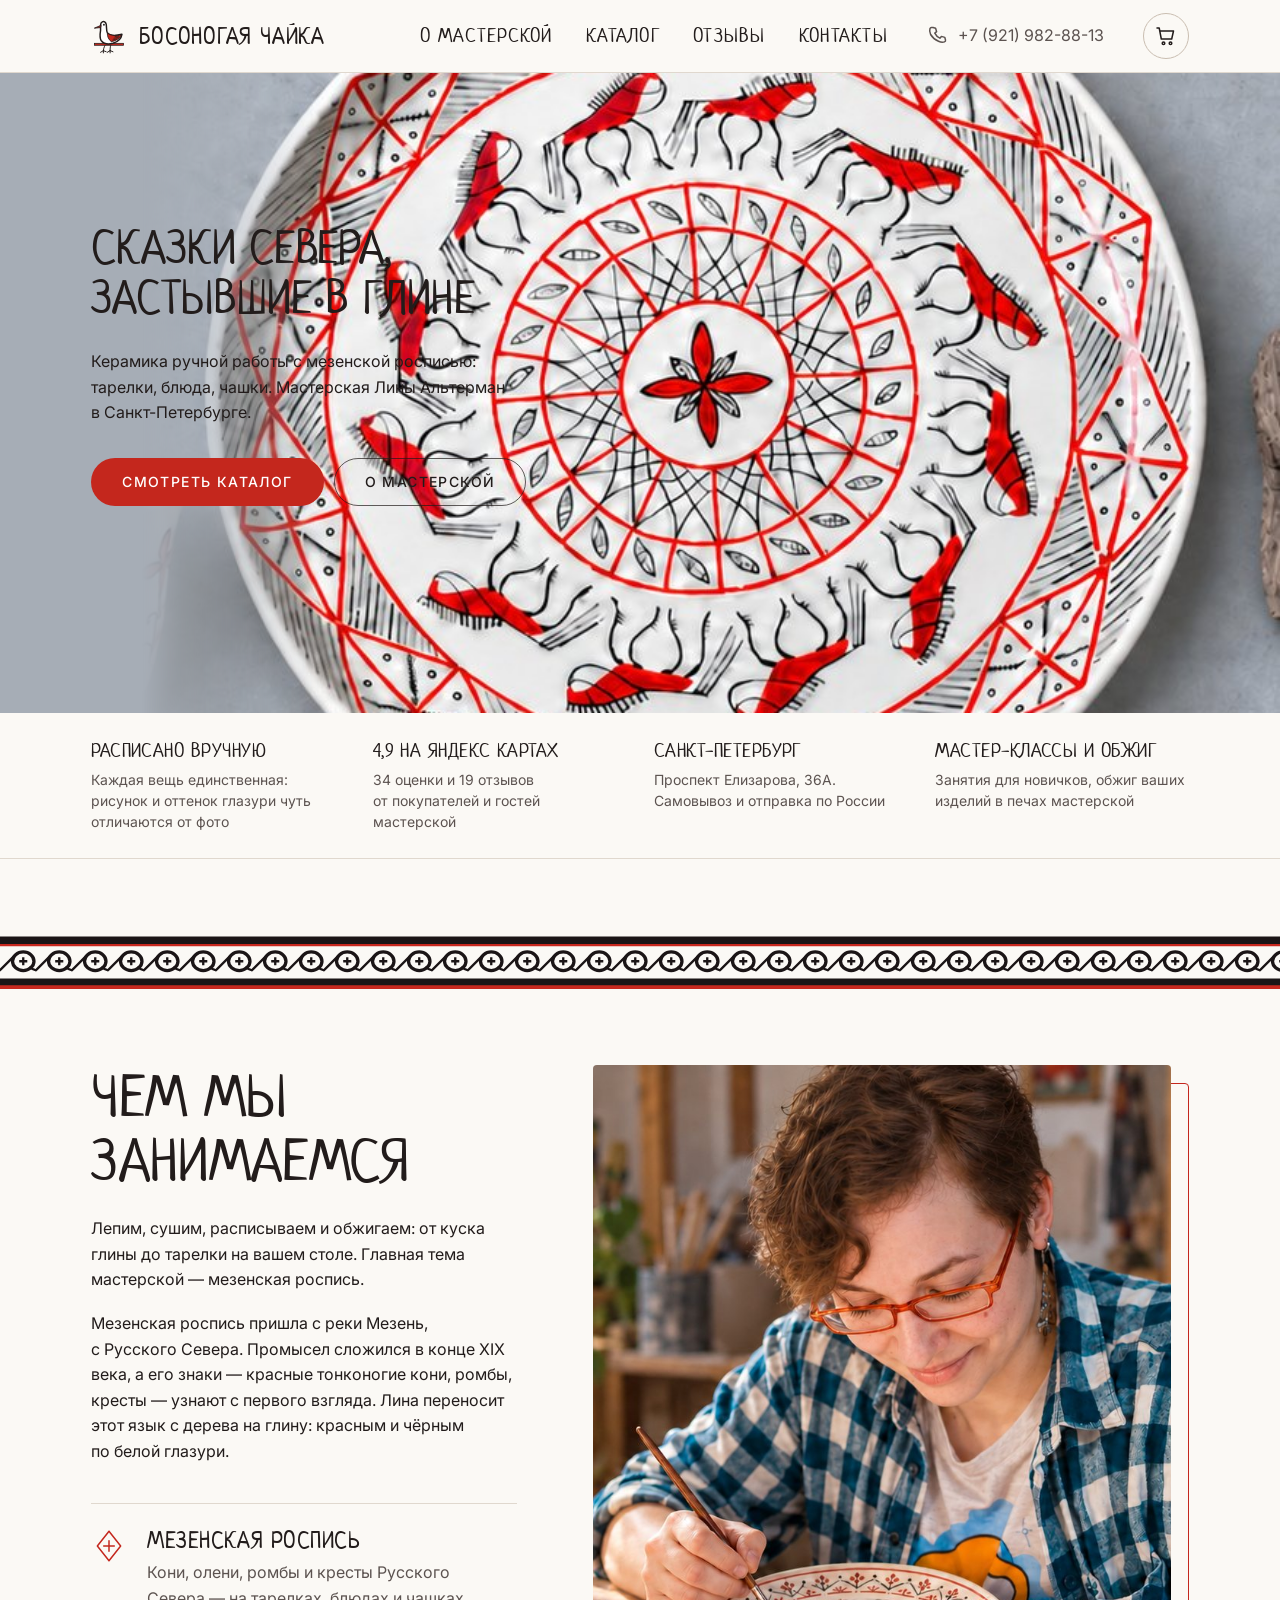
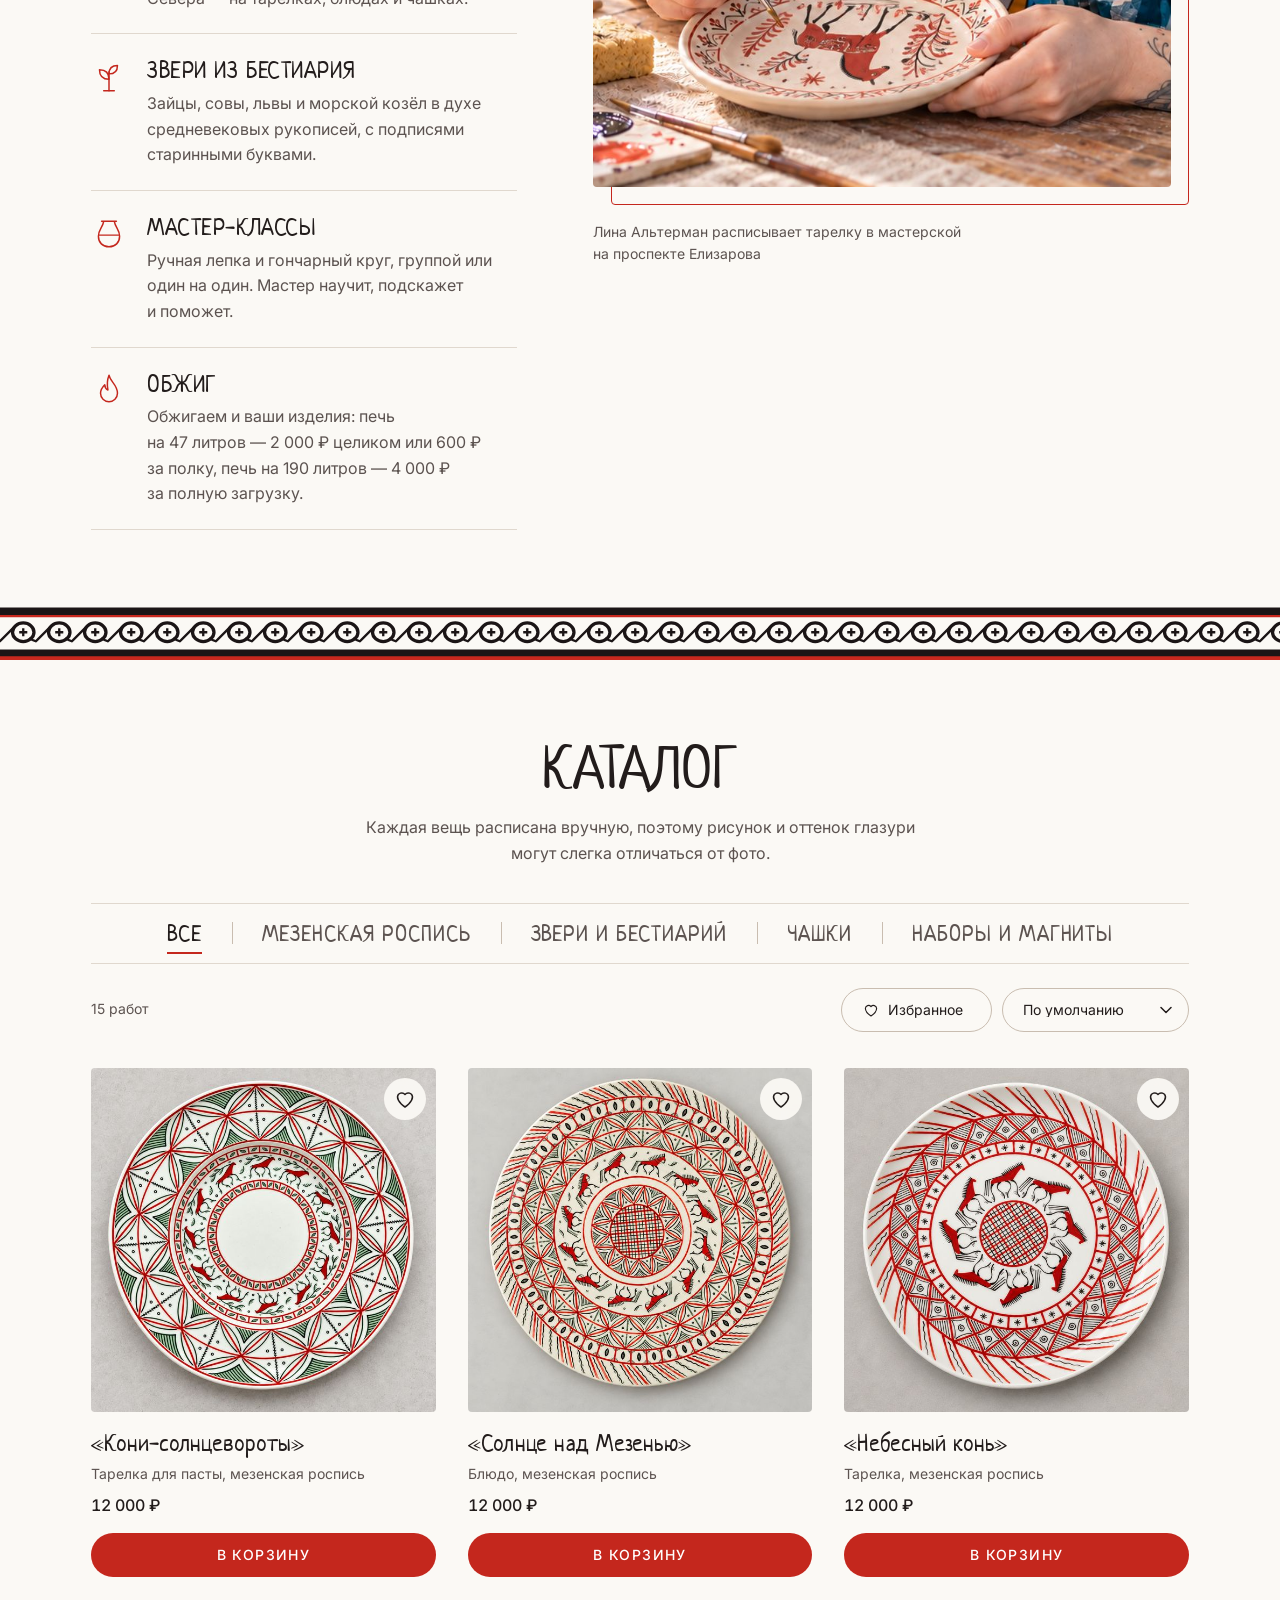
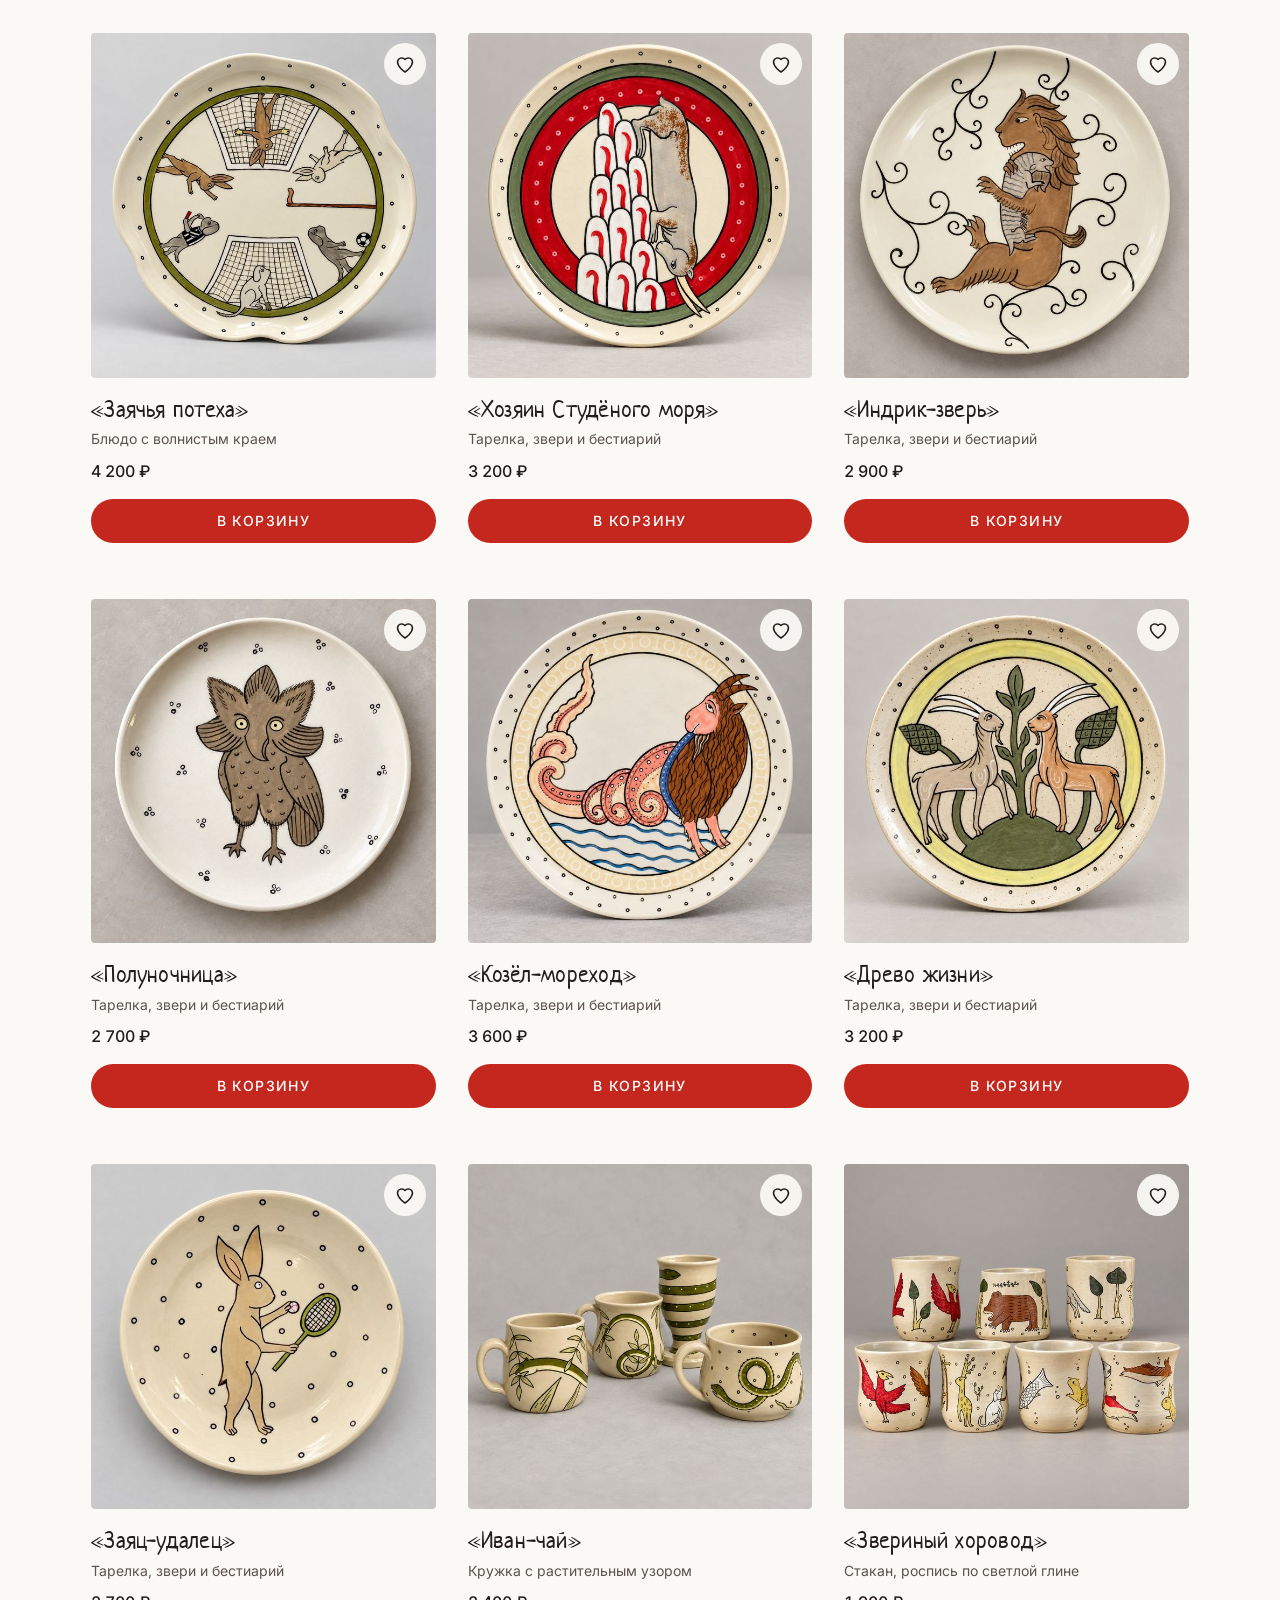
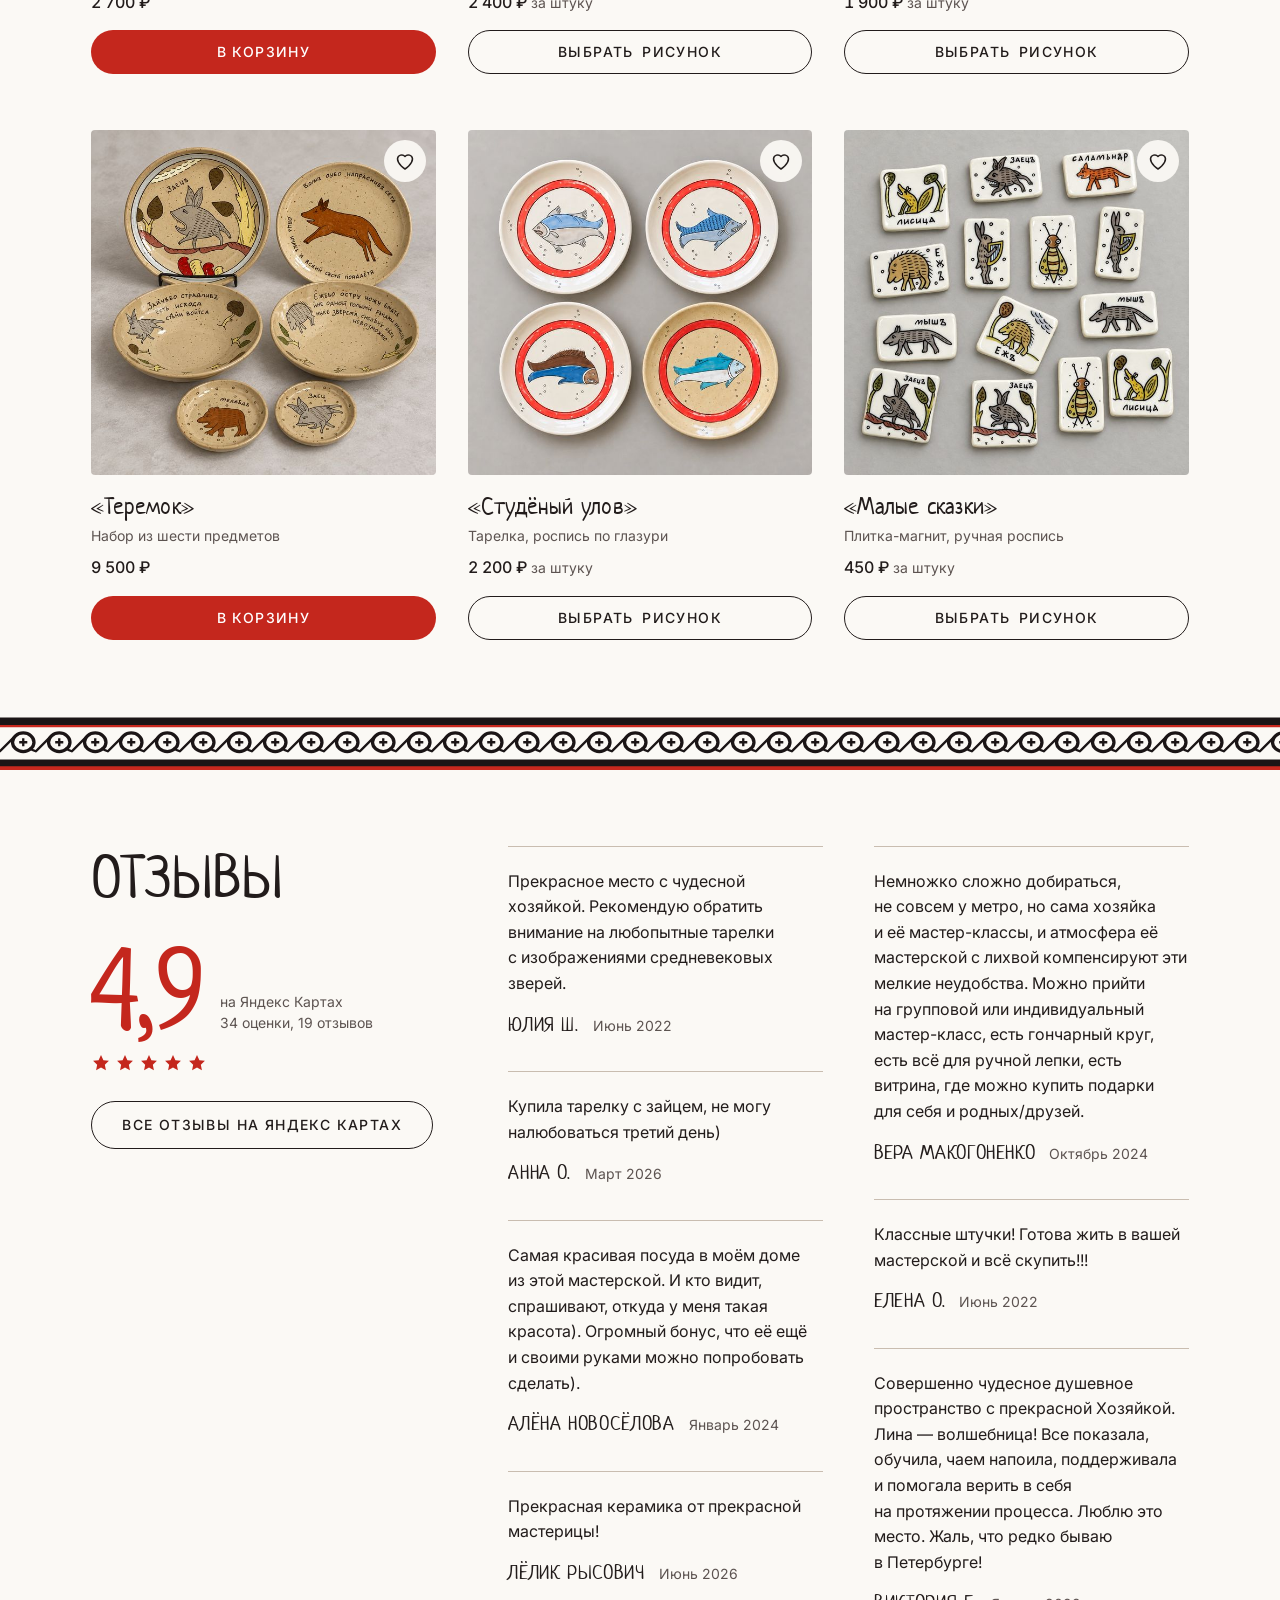
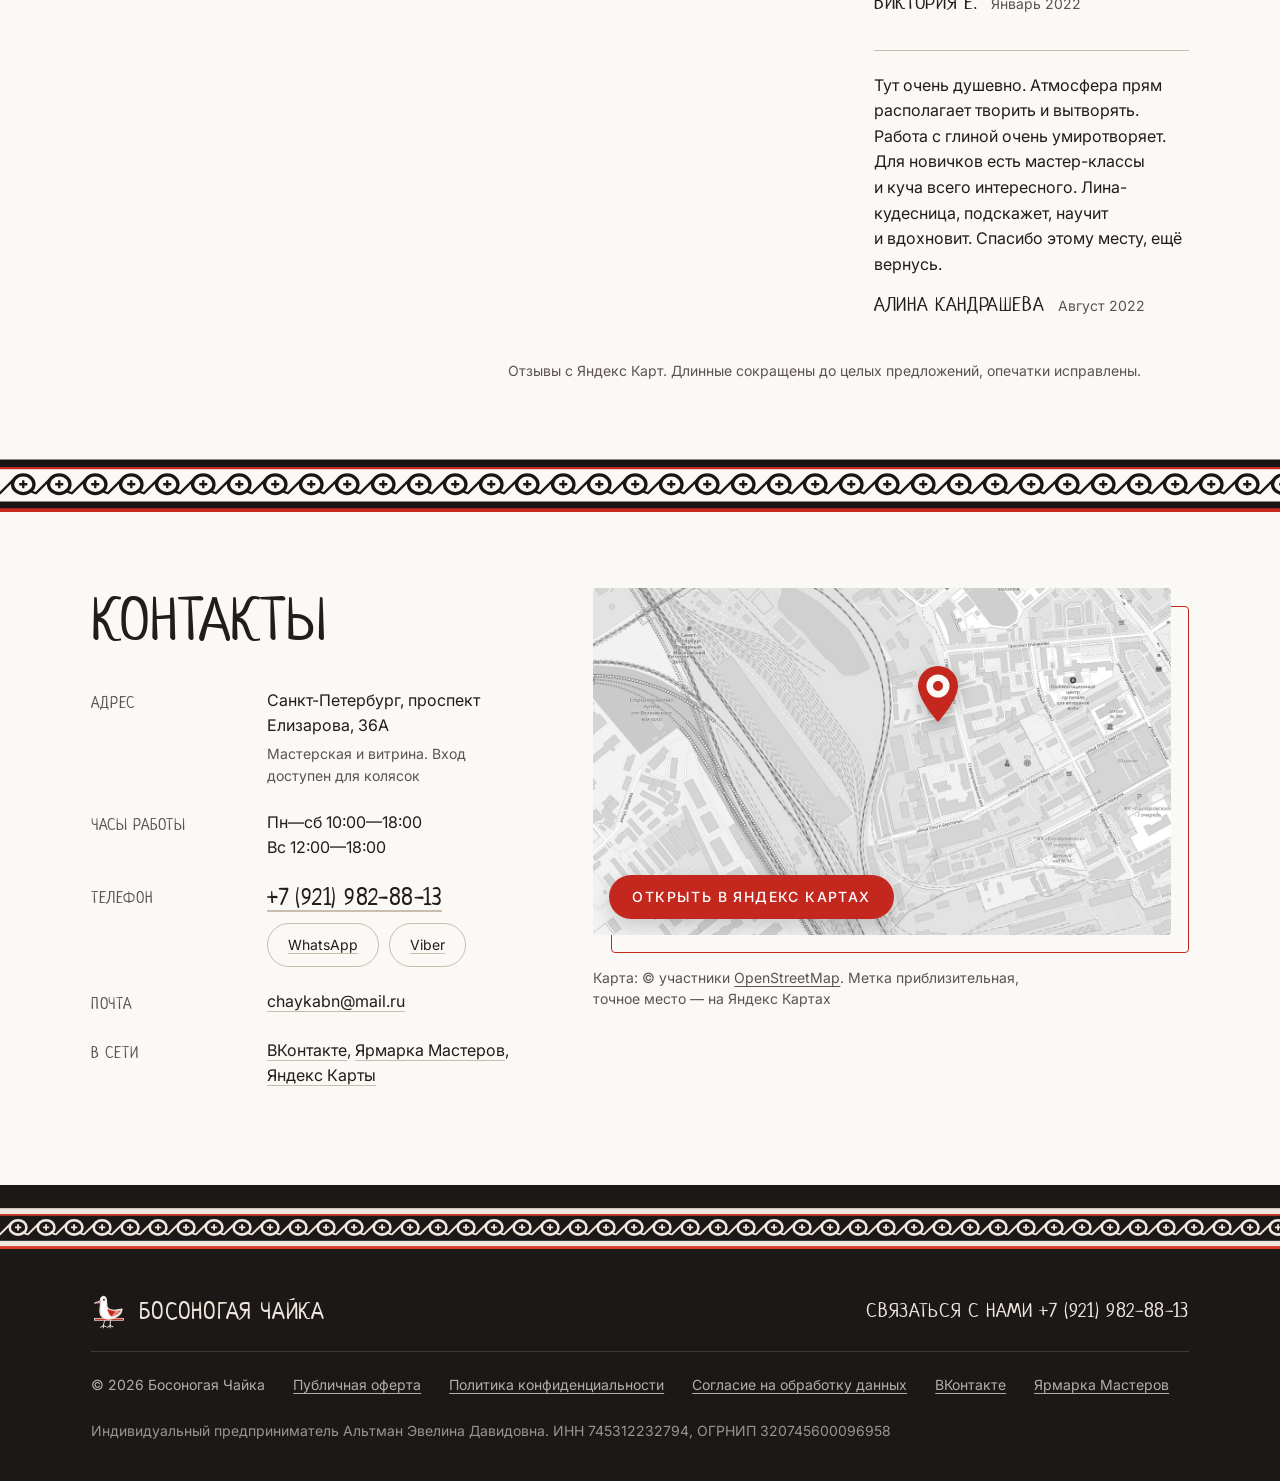
<file: index.html>
<!doctype html>
<html lang="ru">
<head>
<meta charset="utf-8">
<meta name="viewport" content="width=device-width, initial-scale=1, viewport-fit=cover">
<meta name="description" content="Интернет-магазин авторской керамики с мезенской росписью: тарелки, блюда, чашки ручной работы. Мастерская Лины Альтерман, Санкт-Петербург.">
<meta name="theme-color" content="#fbf9f5">
<title>Босоногая Чайка — керамика с мезенской росписью, Санкт-Петербург</title>
<link rel="icon" type="image/svg+xml" href="img/favicon.svg">
<link rel="icon" type="image/png" sizes="64x64" href="img/favicon-64.png">
<link rel="apple-touch-icon" href="img/favicon-180.png">
<link rel="preconnect" href="https://fonts.googleapis.com">
<link rel="preconnect" href="https://fonts.gstatic.com" crossorigin>
<link rel="stylesheet" href="https://fonts.googleapis.com/css2?family=Neucha&family=Inter:wght@300;400;500;600&display=swap">
<style>
/* Босоногая Чайка — интернет-магазин керамики с мезенской росписью.
   Структура и типографика — по референсу Behance «Homme | Internet shop»:
   светлое поле, заголовки капителью Arsenal SC, текст Inter, кнопки-пилюли, тонкие линии.
   Палитра — из главного фото: киноварь и сажа мезенской росписи, белая глазурь, серый бетон. */

:root{
  --bg:#fbf9f5;
  --paper:#ffffff;
  --ink:#221c1b;
  --ink-2:#5c5350;
  --line:#e0d8ce;
  --line-2:#c9bdb0;
  --red:#c4271d;
  --red-deep:#a01e16;
  --red-soft:#f5e5e1;
  --concrete:#a6adb6;
  --dark:#1c1818;
  --cream:#efe7de;
  --f-head:"Neucha","Comic Sans MS","Segoe Print",cursive;
  --f-body:"Inter",system-ui,-apple-system,"Segoe UI",Roboto,Helvetica,Arial,sans-serif;
  --gut:clamp(16px,4vw,56px);
  --wrap:1200px;
  --hh:72px;
  --fs-text:1rem;
  --fs-note:.875rem;
  --fs-h4:1.25rem;
  --fs-h3:1.5rem;
  --lh-text:1.6;
  color-scheme:light;
}
*{box-sizing:border-box}
html{scroll-behavior:smooth;-webkit-text-size-adjust:100%}
body{margin:0;background:var(--bg);color:var(--ink);font:400 var(--fs-text)/var(--lh-text) var(--f-body);-webkit-font-smoothing:antialiased;text-rendering:optimizeLegibility}
img{display:block;max-width:100%;height:auto}
a{color:inherit}
button,input,select,textarea{font:inherit;color:inherit}
button{cursor:pointer}
[hidden]{display:none!important}
h1,h2,h3,h4,p,ul,ol,dl,dd,figure,blockquote{margin:0}
ul,ol{padding:0;list-style:none}
:focus-visible{outline:2px solid var(--ink);outline-offset:3px;border-radius:2px}
.sr{position:absolute;width:1px;height:1px;overflow:hidden;clip:rect(0 0 0 0);white-space:nowrap}
.skip{position:absolute;left:16px;top:-60px;z-index:200;background:var(--ink);color:#fff;padding:10px 18px;border-radius:999px;text-decoration:none;font-size:var(--fs-note)}
.skip:focus{top:12px}
.ic{width:24px;height:24px;fill:none;stroke:currentColor;stroke-width:1.5;stroke-linecap:round;stroke-linejoin:round;flex:none}
.ic--sm{width:18px;height:18px}
.sprite{position:absolute}
.about__p{margin-top:18px;max-width:34em}
.wrap{max-width:var(--wrap);margin:0 auto;padding-inline:var(--gut)}
.num{font-variant-numeric:tabular-nums}
.nw{white-space:nowrap}

/* ---------- типографика ---------- */
.h1,.h2{font-family:var(--f-head);font-weight:400;text-transform:uppercase;letter-spacing:0.006em;color:var(--ink)}
.h1{font-size:clamp(2.3rem,3.7vw,3.6rem);line-height:1.06}
.h1 span{display:block}
.h2{font-size:clamp(2.3rem,4.6vw,3.7rem);line-height:1.08;text-wrap:balance}
.lead{font-size:var(--fs-text);line-height:var(--lh-text);max-width:34em}
.muted{color:var(--ink-2)}

/* ---------- кнопки ---------- */
.btn{display:inline-flex;align-items:center;justify-content:center;gap:.6em;min-height:48px;padding:0 30px;border:1px solid transparent;border-radius:999px;background:none;font:500 var(--fs-note)/1 var(--f-body);letter-spacing:.1em;text-transform:uppercase;text-decoration:none;white-space:nowrap;transition:background .2s,color .2s,border-color .2s,transform .2s}
.btn--red{background:var(--red);color:#fff}
.btn--red:hover{background:var(--red-deep)}
.btn--line{border-color:var(--ink);color:var(--ink)}
.btn--line:hover{background:var(--ink);color:#fff}
.btn--sm{min-height:44px;padding:0 22px}
.btn[disabled]{opacity:.45;cursor:not-allowed}
.link{background:none;border:0;padding:0;text-decoration:underline;text-underline-offset:.22em;text-decoration-color:var(--line-2);font-size:var(--fs-text)}
.link:hover{text-decoration-color:var(--red)}
.pill{display:inline-flex;align-items:center;gap:8px;min-height:44px;padding:0 20px;border:1px solid var(--line-2);border-radius:999px;background:transparent;font:400 var(--fs-note)/1 var(--f-body);transition:border-color .2s,background .2s}
.pill:hover{border-color:var(--ink)}
.pill[aria-pressed=true]{border-color:var(--red);color:var(--red)}
.pill[aria-pressed=true] .ic{fill:currentColor}
select.pill{appearance:none;-webkit-appearance:none;padding-right:40px;background:url("data:image/svg+xml,%3Csvg xmlns='http://www.w3.org/2000/svg' width='12' height='8' viewBox='0 0 12 8'%3E%3Cpath d='M1 1.5l5 5 5-5' fill='none' stroke='%23221c1b' stroke-width='1.5' stroke-linecap='round' stroke-linejoin='round'/%3E%3C/svg%3E") no-repeat right 16px center}

/* ---------- шапка ---------- */
.hdr{position:sticky;top:env(safe-area-inset-top,0px);z-index:40;background:rgba(251,249,245,.94);-webkit-backdrop-filter:saturate(1.2) blur(10px);backdrop-filter:saturate(1.2) blur(10px);border-bottom:1px solid var(--line)}
.hdr__in{max-width:var(--wrap);margin:0 auto;padding-inline:var(--gut);height:var(--hh);display:flex;align-items:center;gap:clamp(16px,3vw,40px)}
.logo{display:flex;align-items:center;gap:12px;text-decoration:none;flex:none}
.logo svg{width:36px;height:36px;flex:none}
.logo b{white-space:nowrap;font:400 clamp(1.288rem,1.904vw,1.568rem)/1 var(--f-head);letter-spacing:0.032em;text-transform:uppercase;font-weight:400}
.nav{display:flex;flex:none;gap:clamp(18px,2.6vw,36px);margin-left:auto}
.nav a{position:relative;white-space:nowrap;padding:10px 0;font:400 var(--fs-h4)/1 var(--f-head);letter-spacing:0.063em;text-transform:uppercase;text-decoration:none}
.nav a::after{content:"";position:absolute;left:0;right:0;bottom:4px;height:1px;background:var(--red);transform:scaleX(0);transform-origin:left;transition:transform .25s}
.nav a:hover::after{transform:scaleX(1)}
.hdr__tel{display:flex;align-items:center;gap:8px;font-size:var(--fs-text);text-decoration:none;white-space:nowrap;color:var(--ink-2)}
.hdr__tel:hover{color:var(--ink)}
.cartbtn{position:relative;display:grid;place-items:center;width:46px;height:46px;border:1px solid var(--line-2);border-radius:50%;background:none;flex:none;transition:border-color .2s}
.cartbtn:hover{border-color:var(--ink)}
.cartbtn i{position:absolute;top:-5px;right:-5px;min-width:20px;height:20px;padding:0 5px;border-radius:999px;background:var(--red);color:#fff;font:600 12px/20px var(--f-body);font-style:normal;text-align:center}
.burger{display:none;align-items:center;gap:10px;height:46px;padding:0 4px 0 0;border:0;background:none;font:400 var(--fs-h4)/1 var(--f-head);letter-spacing:0.063em;text-transform:uppercase}

/* ---------- главный экран ---------- */
.hero{position:relative;background:var(--concrete);overflow:hidden;min-height:clamp(560px,50vw,740px);display:flex}
.hero__media{position:absolute;top:0;right:0;bottom:0;aspect-ratio:16/9;max-width:100%}
.hero__media img{width:100%;height:100%;object-fit:cover;object-position:right center;-webkit-mask-image:linear-gradient(90deg,transparent 0,#000 16%);mask-image:linear-gradient(90deg,transparent 0,#000 16%)}
.hero__copy{position:relative;z-index:1;width:100%;max-width:var(--wrap);margin:0 auto;padding:clamp(48px,6vw,96px) var(--gut) clamp(96px,10.5vw,160px);display:flex;flex-direction:column;justify-content:center;align-items:flex-start}
.hero__copy .lead{margin-top:26px;max-width:26em}
.hero__cta{display:flex;flex-wrap:wrap;gap:10px;margin-top:32px}
.hero .btn--line{border-color:rgba(34,28,27,.7)}

/* ---------- полоса фактов ---------- */
.facts{border-bottom:1px solid var(--line)}
.facts ul{max-width:var(--wrap);margin:0 auto;padding:26px var(--gut);display:grid;grid-template-columns:repeat(4,minmax(0,1fr));gap:28px}
.facts li{font-size:var(--fs-note);line-height:1.5;color:var(--ink-2)}
.facts b{display:block;margin-bottom:6px;font:400 var(--fs-h4)/1.2 var(--f-head);letter-spacing:0.023em;text-transform:uppercase;color:var(--ink)}

/* ---------- узор между блоками ---------- */
.frieze{height:54px;margin-block:clamp(40px,6vw,76px);background:url(img/frieze.svg) repeat-x 0 0/auto 100%}
.frieze--light{background-image:url(img/frieze-light.svg);margin-block:0}

/* ---------- секции ---------- */
section[id]{scroll-margin-top:calc(var(--hh) + 8px)}
.sec{max-width:var(--wrap);margin:0 auto;padding:0 var(--gut)}
.sec--pad{padding-block:clamp(8px,2vw,24px)}

/* ---------- чем занимаемся ---------- */
.about{display:grid;grid-template-columns:minmax(0,5fr) minmax(0,7fr);gap:clamp(32px,6vw,88px);align-items:start}
.about .lead{margin-top:24px}
.acts{display:grid;margin-top:38px;border-top:1px solid var(--line)}
.act{display:grid;grid-template-columns:36px minmax(0,1fr);column-gap:20px;padding:22px 0;border-bottom:1px solid var(--line)}
.act svg{grid-row:1/3;width:36px;height:36px;margin-top:2px;stroke:var(--red);stroke-width:1.4}
.act h3{font:400 var(--fs-h3)/1.2 var(--f-head);letter-spacing:0.023em;text-transform:uppercase;margin-bottom:6px}
.act p{font-size:var(--fs-text);line-height:var(--lh-text);color:var(--ink-2)}
.photo{position:sticky;top:calc(var(--hh) + 24px)}
.photo__frame{position:relative;isolation:isolate;padding:0 18px 18px 0}
.photo__frame::before{content:"";position:absolute;inset:18px 0 0 18px;border:1px solid var(--red);border-radius:4px;z-index:-1}
.photo img{width:100%;aspect-ratio:4/5;object-fit:cover;object-position:46% 40%;border-radius:4px;background:#e9e5df}
.photo figcaption{margin-top:16px;max-width:32em;font-size:var(--fs-note);color:var(--ink-2)}

/* ---------- каталог ---------- */
.cat__head{text-align:center}
.cat__head .h2{display:block}
.cat__head p{margin:16px auto 0;max-width:36em;color:var(--ink-2)}
.tabs{display:flex;justify-content:center;flex-wrap:wrap;margin:36px 0 24px;border-block:1px solid var(--line)}
.tab{position:relative;padding:18px clamp(16px,2.4vw,30px);border:0;background:none;font:400 clamp(1.176rem,1.792vw,1.456rem)/1 var(--f-head);letter-spacing:0.041em;text-transform:uppercase;color:var(--ink-2);transition:color .2s}
.tab+.tab::before{content:"";position:absolute;left:0;top:50%;height:22px;width:1px;background:var(--line-2);transform:translateY(-50%)}
.tab:hover{color:var(--ink)}
.tab[aria-pressed=true]{color:var(--ink)}
.tab[aria-pressed=true]::after{content:"";position:absolute;left:clamp(16px,2.4vw,30px);right:clamp(16px,2.4vw,30px);bottom:9px;height:2px;background:var(--red)}
.bar{display:flex;align-items:center;justify-content:space-between;gap:12px 16px;flex-wrap:wrap;margin-bottom:36px}
.bar__count{font-size:var(--fs-note);color:var(--ink-2)}
.bar__tools{display:flex;gap:10px;flex-wrap:wrap}
.grid{display:grid;grid-template-columns:repeat(3,minmax(0,1fr));gap:56px 32px}
.card{display:flex;flex-direction:column;gap:6px;min-width:0}
.card__media{position:relative}
.card__media .heart{position:absolute;top:10px;right:10px;width:42px;height:42px;border-color:transparent;background:rgba(251,249,245,.94)}
.card__media .heart:hover{border-color:var(--ink)}
.card__media .heart[aria-pressed=true]{border-color:var(--red)}
.card__img{position:relative;display:block;width:100%;aspect-ratio:1;padding:0;border:0;border-radius:4px;overflow:hidden;background:#e9e5df}
.card__img img{width:100%;height:100%;object-fit:cover;transition:transform .6s cubic-bezier(.2,.7,.2,1)}
.card:hover .card__img img{transform:scale(1.035)}
.card__name{margin-top:12px;text-wrap:balance;font:400 var(--fs-h3)/1.15 var(--f-head);letter-spacing:0.009em}
.card__name button{display:block;padding:0;border:0;background:none;text-align:left;font:inherit;letter-spacing:inherit}
.card__name button:hover{color:var(--red)}
.card__kind{font-size:var(--fs-note);line-height:1.45;color:var(--ink-2)}
.card__price{margin-top:6px;font:500 var(--fs-text)/1.2 var(--f-body);font-variant-numeric:tabular-nums}
.card__price small{font-weight:400;font-size:var(--fs-note);color:var(--ink-2);margin-left:4px}
.card__row{display:flex;margin-top:auto;padding-top:12px}
.card__row .btn{flex:1}
.heart{display:grid;place-items:center;flex:none;width:46px;height:46px;border:1px solid var(--line-2);border-radius:50%;background:none;transition:border-color .2s,color .2s}
.heart:hover{border-color:var(--ink)}
.heart[aria-pressed=true]{color:var(--red);border-color:var(--red)}
.heart[aria-pressed=true] .ic{fill:currentColor}
.empty{grid-column:1/-1;padding:64px 0;text-align:center;color:var(--ink-2)}

/* ---------- отзывы ---------- */
.rev{display:grid;grid-template-columns:minmax(0,4fr) minmax(0,8fr);gap:clamp(32px,6vw,96px);align-items:start}
.rev__aside{position:sticky;top:calc(var(--hh) + 32px)}
.score{display:flex;align-items:flex-end;gap:14px;margin-top:32px}
.score b{font:400 clamp(4.5rem,9vw,7.5rem)/.85 var(--f-head);color:var(--red);letter-spacing:0.005em}
.score span{padding-bottom:6px;font-size:var(--fs-note);line-height:1.5;color:var(--ink-2)}
.stars{display:flex;gap:4px;margin-top:14px;color:var(--red)}
.stars svg{width:20px;height:20px;fill:currentColor}
.rev__aside .btn{margin-top:28px}
.rev__list{column-count:2;column-gap:clamp(28px,4vw,56px)}
.q{break-inside:avoid;padding:22px 0 34px;border-top:1px solid var(--line-2)}
.q blockquote{font:400 var(--fs-text)/var(--lh-text) var(--f-body)}
.q figcaption{display:flex;flex-wrap:wrap;align-items:baseline;gap:4px 14px;margin-top:16px}
.q .who{font:400 var(--fs-h4)/1.2 var(--f-head);letter-spacing:0.032em;text-transform:uppercase}
.q .when{font-size:var(--fs-note);color:var(--ink-2)}
.src{margin-top:8px;font-size:var(--fs-note);color:var(--ink-2)}

/* ---------- контакты ---------- */
.contacts{display:grid;grid-template-columns:minmax(0,5fr) minmax(0,7fr);gap:clamp(32px,6vw,80px);align-items:start}
.dl{display:grid;grid-template-columns:minmax(0,9.5rem) minmax(0,1fr);gap:22px 24px;margin-top:36px}
.dl dt{padding-top:3px;font:400 var(--fs-text)/1.5 var(--f-head);letter-spacing:0.059em;text-transform:uppercase;color:var(--ink-2)}
.dl dd{font-size:var(--fs-text);line-height:var(--lh-text)}
.dl dd small{display:block;margin-top:4px;font-size:var(--fs-note);color:var(--ink-2)}
.dl a{text-decoration-color:var(--line-2);text-underline-offset:.22em}
.dl a:hover{text-decoration-color:var(--red)}
.tel{font:400 var(--fs-h3)/1.2 var(--f-head);letter-spacing:0.018em;white-space:nowrap}
.msgs{display:flex;flex-wrap:wrap;gap:10px;margin-top:10px}
.map__frame{position:relative;isolation:isolate;padding:0 18px 18px 0}
.map__frame::before{content:"";position:absolute;inset:18px 0 0 18px;border:1px solid var(--red);border-radius:4px;z-index:-1}
.map__box{position:relative;border-radius:4px;overflow:hidden;background:#e9e5df}
.map__box img{width:100%;aspect-ratio:1280/768;object-fit:cover;filter:grayscale(1) contrast(.9) brightness(1.06)}
.map__pin{position:absolute;left:59.7%;top:39.3%;width:48px;height:60px;transform:translate(-50%,-100%);filter:drop-shadow(0 6px 8px rgba(34,28,27,.28))}
.map__act{position:absolute;left:16px;bottom:16px;box-shadow:0 8px 20px rgba(34,28,27,.18)}
.map figcaption{margin-top:14px;max-width:34em;font-size:var(--fs-note);line-height:1.5;color:var(--ink-2)}
.map figcaption a{text-underline-offset:.2em}

/* ---------- подвал ---------- */
.ftr{margin-top:clamp(56px,8vw,96px);padding-top:22px;background:var(--dark);color:var(--cream)}
.ftr .frieze--light{height:42px;margin:0}
.ftr__in{max-width:var(--wrap);margin:0 auto;padding:44px var(--gut) 24px;display:grid;grid-template-columns:minmax(0,1fr) auto;gap:22px 48px;align-items:center}
.ftr .logo b{color:var(--cream)}
.ftr__c{grid-column:1/-1;display:flex;flex-wrap:wrap;gap:8px 28px;justify-content:flex-start;padding-top:22px;border-top:1px solid rgba(239,231,222,.16);font-size:var(--fs-note);color:rgba(239,231,222,.72)}
.ftr__c a{text-underline-offset:.22em}
.ftr__req{max-width:var(--wrap);margin:0 auto;padding:0 var(--gut) 40px;font-size:var(--fs-note);line-height:1.5;color:rgba(239,231,222,.6)}
.ftr__tel{font:400 var(--fs-h4)/1.3 var(--f-head);letter-spacing:0.032em;text-transform:uppercase;text-decoration:none;white-space:nowrap}
.ftr__tel:hover{text-decoration:underline;text-underline-offset:.25em}
.ftr :focus-visible{outline-color:var(--cream)}

/* ---------- мобильное меню ---------- */
.menu{position:fixed;inset:0;z-index:90;display:flex;flex-direction:column;background:var(--bg);overflow:auto}
.menu__top{display:flex;align-items:center;justify-content:space-between;height:var(--hh);padding-inline:var(--gut);border-bottom:1px solid var(--line);flex:none}
.menu__info .tel{color:var(--ink)}
.menu nav{display:flex;flex-direction:column;padding:28px var(--gut) 12px}
.menu nav a{padding:16px 0;border-bottom:1px solid var(--line);font:400 2rem/1.1 var(--f-head);letter-spacing:0.036em;text-transform:uppercase;text-decoration:none}
.menu__info{padding:24px var(--gut) 32px;color:var(--ink-2);font-size:var(--fs-text);display:grid;gap:8px}
.menu .frieze{margin:auto 0 28px;flex:none}

/* ---------- окна: товар, корзина, политика ---------- */
.ovl{position:fixed;inset:0;z-index:100;overflow:auto;background:rgba(28,24,24,.55);-webkit-backdrop-filter:blur(3px);backdrop-filter:blur(3px);padding:clamp(0px,3vw,40px) clamp(0px,3vw,40px);overscroll-behavior:contain}
.dlg{position:relative;max-width:1080px;margin:0 auto;background:var(--bg);border-radius:6px}
.dlg--sheet{max-width:920px}
.dlg--doc{max-width:780px}
.ovl--doc{padding-top:0}
.ovl--doc .dlg--doc{margin-top:clamp(0px,3vw,40px)}
.x{position:absolute;top:14px;right:14px;z-index:3;display:grid;place-items:center;width:46px;height:46px;border:1px solid var(--line-2);border-radius:50%;background:var(--bg)}
.x:hover{border-color:var(--ink)}
html.lock{overflow:hidden}

.pm{display:grid;grid-template-columns:minmax(0,1.08fr) minmax(0,1fr)}
.pm__img{position:relative;overflow:hidden;background:#e9e5df;border-radius:6px 0 0 6px;cursor:zoom-in;align-self:start;aspect-ratio:1}
.pm__img img{width:100%;height:100%;object-fit:cover;transition:transform .35s cubic-bezier(.2,.7,.2,1);will-change:transform}
.pm__img.is-zoom{cursor:zoom-out}
.pm__img.is-zoom img{transform:scale(2)}
.pm__hint{position:absolute;left:14px;bottom:14px;padding:8px 14px;border-radius:999px;background:rgba(251,249,245,.92);font-size:var(--fs-note);color:var(--ink-2);pointer-events:none}
.pm__info{padding:clamp(28px,4vw,56px) clamp(24px,4vw,52px) clamp(28px,4vw,48px)}
.pm__title{padding-right:52px;font:400 clamp(1.904rem,2.912vw,2.576rem)/1.12 var(--f-head);letter-spacing:0.009em}
.pm__kind{margin-top:10px;font-size:var(--fs-text);color:var(--ink-2)}
.pm__desc{margin-top:22px;font-size:var(--fs-text);line-height:var(--lh-text)}
.spec{margin-top:24px;border-top:1px solid var(--line)}
.spec div{display:flex;justify-content:space-between;gap:16px;padding:11px 0;border-bottom:1px solid var(--line);font-size:var(--fs-note)}
.spec dt{color:var(--ink-2)}
.spec dd{text-align:right}
.var{margin-top:26px}
.var h3{margin-bottom:12px;font:400 var(--fs-text)/1.2 var(--f-head);letter-spacing:0.059em;text-transform:uppercase;color:var(--ink-2)}
.chips{display:flex;flex-wrap:wrap;gap:8px}
.chip{min-height:40px;padding:0 16px;border:1px solid var(--line-2);border-radius:999px;background:none;font-size:var(--fs-note);transition:border-color .2s,background .2s,color .2s}
.chip:hover{border-color:var(--ink)}
.chip[aria-checked=true]{border-color:var(--red);background:var(--red-soft);color:var(--red-deep)}
.pm__buy{display:flex;align-items:center;flex-wrap:wrap;gap:14px 16px;margin-top:30px}
.pm__price{margin-right:auto;font:500 1.5rem/1 var(--f-body);font-variant-numeric:tabular-nums}
.pm__price small{font-weight:400;font-size:var(--fs-note);color:var(--ink-2);margin-left:4px}
.pm__note{margin-top:18px;font-size:var(--fs-note);line-height:1.6;color:var(--ink-2)}
.more{grid-column:1/-1;padding:8px clamp(24px,4vw,52px) clamp(32px,4vw,52px)}
.more h3{padding-top:32px;margin-bottom:22px;border-top:1px solid var(--line);font:400 var(--fs-h3)/1.2 var(--f-head);letter-spacing:0.041em;text-transform:uppercase}
.more ul{display:grid;grid-template-columns:repeat(3,minmax(0,1fr));gap:20px}
.mini{display:flex;flex-direction:column;gap:10px;width:100%;padding:0;border:0;background:none;text-align:left}
.mini img{width:100%;aspect-ratio:1;object-fit:cover;border-radius:4px;background:#e9e5df}
.mini b{font:400 var(--fs-h4)/1.2 var(--f-head);letter-spacing:0.009em}
.mini span{font-size:var(--fs-note);color:var(--ink-2)}
.mini:hover b{color:var(--red)}

.sheet{padding:clamp(56px,7vw,80px) clamp(20px,6vw,80px) clamp(40px,5vw,64px)}
.sheet__title{text-align:center;font:400 clamp(2.24rem,4.032vw,3.136rem)/1.1 var(--f-head);letter-spacing:0.027em;text-transform:uppercase;margin-bottom:clamp(28px,4vw,44px)}
.lines{border-top:1px solid var(--line-2)}
.line{display:grid;grid-template-columns:76px minmax(0,1fr) auto auto auto;gap:14px 20px;align-items:center;padding:18px 0;border-bottom:1px solid var(--line-2)}
.line img{width:76px;height:76px;object-fit:cover;border-radius:4px;background:#e9e5df}
.line__t b{display:block;font:400 var(--fs-h4)/1.2 var(--f-head);letter-spacing:0.013em}
.line__t span{display:block;margin-top:3px;font-size:var(--fs-note);color:var(--ink-2)}
.qty{display:inline-flex;align-items:center;gap:6px}
.qty button{display:grid;place-items:center;width:34px;height:34px;border:1px solid var(--line-2);border-radius:50%;background:none;transition:border-color .2s}
.qty button:hover{border-color:var(--ink)}
.qty button .ic{width:16px;height:16px}
.qty output{min-width:30px;padding:5px 0;border-radius:6px;background:var(--red-soft);text-align:center;font-size:var(--fs-note);font-variant-numeric:tabular-nums}
.line__p{min-width:96px;text-align:right;font-weight:500;font-variant-numeric:tabular-nums}
.line__x{display:grid;place-items:center;width:36px;height:36px;border:0;background:none;color:var(--ink-2)}
.line__x:hover{color:var(--red)}
.sum{margin-top:26px;display:grid;gap:10px}
.sum div{display:flex;justify-content:space-between;gap:20px;font-size:var(--fs-text)}
.sum dt{color:var(--ink-2)}
.sum dd{text-align:right;font-variant-numeric:tabular-nums}
.sum .tot{margin-top:6px;padding-top:16px;border-top:1px solid var(--line-2);font-size:var(--fs-text)}
.sum .tot dt{color:var(--ink)}
.sum .tot dd{font-weight:600}
.sheet__cta{display:flex;flex-direction:column;align-items:center;gap:16px;margin-top:34px}
.sheet__note{max-width:34em;margin:22px auto 0;text-align:center;font-size:var(--fs-note);line-height:1.6;color:var(--ink-2)}
.cart-empty{padding:16px 0 8px;text-align:center}
.cart-empty svg{width:64px;height:64px;margin:0 auto 18px;stroke:var(--red);stroke-width:1.2}
.cart-empty p{margin:0 auto 26px;max-width:24em;color:var(--ink-2)}

.frame{padding:clamp(24px,4vw,44px);border:1px solid var(--ink-2);border-radius:28px;display:grid;gap:12px}
.frame h3{margin-top:14px;text-align:center;font:400 var(--fs-h4)/1.2 var(--f-head);letter-spacing:0.045em;text-transform:uppercase}
.frame h3:first-child{margin-top:0}
.row2{display:grid;grid-template-columns:1fr 1fr;gap:12px}
.field{display:block}
.field input,.field textarea{width:100%;min-height:50px;padding:0 22px;border:1px solid var(--line-2);border-radius:999px;background:var(--paper);font-size:var(--fs-text);transition:border-color .2s}
.field textarea{min-height:110px;padding:16px 22px;border-radius:24px;resize:vertical;line-height:1.5}
.field input::placeholder,.field textarea::placeholder{color:#8a807b}
.field input:focus,.field textarea:focus{outline:none;border-color:var(--ink)}
.field.is-bad input,.field.is-bad textarea{border-color:var(--red)}
.seg{display:grid;grid-template-columns:1fr 1fr;gap:12px}
.seg label{position:relative;display:block}
.seg input{position:absolute;opacity:0;inset:0;width:100%;height:100%;margin:0;cursor:pointer}
.seg span{display:flex;align-items:center;justify-content:center;min-height:50px;padding:0 16px;border:1px solid var(--line-2);border-radius:999px;background:var(--paper);text-align:center;font-size:var(--fs-text);line-height:1.3;transition:border-color .2s,background .2s}
.seg input:checked+span{border-color:var(--red);background:var(--red-soft);color:var(--red-deep)}
.seg input:focus-visible+span{outline:2px solid var(--ink);outline-offset:3px}
.hint{text-align:center;font-size:var(--fs-note);line-height:1.55;color:var(--ink-2)}
.chk{display:flex;gap:12px;align-items:flex-start;margin-top:6px;font-size:var(--fs-note);line-height:1.5;color:var(--ink-2)}
.chk input{flex:none;width:20px;height:20px;margin:2px 0 0;accent-color:var(--red)}
.chk.is-bad{color:var(--red)}
.chk a{text-underline-offset:.2em}
.err{min-height:1.4em;text-align:center;font-size:var(--fs-note);color:var(--red)}
.frame__cta{display:flex;flex-direction:column;align-items:center;gap:16px;margin-top:6px}
.order{margin:0 0 24px;padding:22px 24px;border:1px solid var(--line-2);border-radius:20px;background:var(--paper);font:400 var(--fs-text)/var(--lh-text) var(--f-body);white-space:pre-wrap;word-break:break-word}
.done__act{display:flex;flex-wrap:wrap;gap:12px;justify-content:center}
.done p{max-width:34em;margin:0 auto 24px;text-align:center;color:var(--ink-2)}
.done p.hint--call{margin:28px auto 6px}
.done .tel{display:block;margin:0;text-align:center}
.toast{position:fixed;left:50%;bottom:calc(20px + env(safe-area-inset-bottom,0px));z-index:120;display:flex;align-items:center;gap:16px;max-width:calc(100% - 32px);padding:12px 12px 12px 22px;border-radius:999px;background:var(--ink);color:#fff;font-size:var(--fs-note);line-height:1.35;box-shadow:0 12px 32px rgba(28,24,24,.3);transform:translate(-50%,24px);opacity:0;pointer-events:none;transition:opacity .25s,transform .25s}
.toast.is-on{transform:translate(-50%,0);opacity:1;pointer-events:auto}
.toast button{flex:none;min-height:36px;padding:0 16px;border:0;border-radius:999px;background:#fff;color:var(--ink);font:500 var(--fs-note)/1 var(--f-body);letter-spacing:.06em;text-transform:uppercase}

/* ---------- документы: оферта, политика, согласие ---------- */
.doc__bar{position:sticky;top:0;z-index:4;display:flex;align-items:center;justify-content:space-between;gap:16px;padding:10px 12px 10px clamp(20px,5vw,56px);background:var(--bg);border-bottom:1px solid var(--line);border-radius:6px 6px 0 0}
.doc__name{font:400 var(--fs-h4)/1.2 var(--f-head);letter-spacing:.01em;text-transform:uppercase;color:var(--ink-2)}
.x--bar{position:static;flex:none}
.doc{padding:clamp(28px,4vw,48px) clamp(20px,5vw,56px) clamp(36px,5vw,56px)}
.doc__title{font:400 clamp(2.2rem,5.2vw,3.2rem)/1.05 var(--f-head);letter-spacing:.006em;text-transform:uppercase;text-wrap:balance}
.doc__sub{margin-top:12px;max-width:34em;font-size:var(--fs-text);line-height:1.5;color:var(--ink-2);text-wrap:pretty}
.doc__date{margin-top:8px;font-size:var(--fs-note);color:var(--ink-2)}
.doc h3{display:grid;grid-template-columns:3.3rem minmax(0,1fr);margin-top:44px;font:400 var(--fs-h3)/1.2 var(--f-head);letter-spacing:.01em;text-transform:uppercase}
.doc h3 .n{color:var(--red)}
.doc .c{display:grid;grid-template-columns:3.3rem minmax(0,1fr);margin-top:12px;font-size:var(--fs-text);line-height:var(--lh-text)}
.doc .n{font-variant-numeric:tabular-nums}
.doc .c .n{color:var(--ink-2)}
.doc .t{text-wrap:pretty}
.doc .dash{margin:8px 0 0 3.3rem;font-size:var(--fs-text);line-height:var(--lh-text)}
.doc .dash li{position:relative;padding-left:1.5em;margin-top:6px}
.doc .dash li::before{content:"—";position:absolute;left:0;color:var(--ink-2)}
.doc a{text-decoration-color:var(--line-2);text-underline-offset:.2em}
.doc a:hover{text-decoration-color:var(--red)}
.doc b{font-weight:600}
.doc__end{display:flex;margin-top:40px;padding-top:24px;border-top:1px solid var(--line)}

/* ---------- адаптив ---------- */
@media (max-width:1239px){
  .hdr__tel{display:none}
}
@media (max-width:1179px){
  .hero{display:flex;flex-direction:column;min-height:0}
  .hero__copy{order:-1}
  .hero__copy{padding:clamp(36px,6vw,56px) var(--gut) 24px}
  .hero__media{position:relative;top:auto;right:auto;bottom:auto;width:100%;aspect-ratio:16/9}
  .hero__media img{-webkit-mask-image:linear-gradient(180deg,transparent 0,#000 24%);mask-image:linear-gradient(180deg,transparent 0,#000 24%);object-position:center}
  .h1{font-size:clamp(2.4rem,7.4vw,4rem)}
}
@media (max-width:1040px){
  .nav,.hdr__tel{display:none}
  .cartbtn{margin-left:auto}
  .burger{display:inline-flex}
  .facts ul{grid-template-columns:1fr 1fr;gap:24px 28px}
  .about,.contacts,.rev{grid-template-columns:minmax(0,1fr)}
  .rev__aside{position:static}
  .photo{position:static}
  .photo img{aspect-ratio:4/3;object-position:50% 42%}
  .rev__list{column-count:2}
}
@media (max-width:900px){
  .grid{grid-template-columns:repeat(2,minmax(0,1fr));gap:44px 20px}
  .tabs{flex-wrap:nowrap;justify-content:flex-start;overflow-x:auto;scrollbar-width:none;margin-inline:calc(var(--gut) * -1);padding-inline:var(--gut)}
  .tabs::-webkit-scrollbar{display:none}
  .tab{flex:none}
  .pm{grid-template-columns:1fr}
  .pm__img{border-radius:6px 6px 0 0}
  .ftr__in{grid-template-columns:minmax(0,1fr);justify-items:start;gap:20px}
  .ftr__tel{white-space:normal}
}
@media (max-width:640px){
  :root{--hh:64px}
  .burger span{display:none}
  .burger{width:46px;padding:0;justify-content:center}
  .bar{align-items:stretch}
  .bar__count{width:100%}
  .bar__tools{width:100%;flex-wrap:nowrap}
  .bar__tools .pill{flex:1;justify-content:center;padding-inline:14px}
  .hero__media{aspect-ratio:780/941}
  .h1{font-size:clamp(2rem,10.6vw,2.9rem)}
  .frieze{height:42px}
  .facts ul{grid-template-columns:1fr;gap:20px}
  .rev__list{column-count:1}
  .dl{grid-template-columns:1fr;gap:4px}
  .dl dt{padding-top:14px}
  .grid{gap:36px 14px}
  .card__name{font-size:var(--fs-h4);min-height:2.3em}
    .btn{padding:0 20px}
  .lg{display:none}
  .pm__buy .btn{flex:1}
  .more ul{grid-template-columns:repeat(3,minmax(0,1fr));gap:12px}
  .mini b{font-size:1.125rem}
  .line{grid-template-columns:64px minmax(0,1fr) auto;gap:10px 14px}
  .line img{width:64px;height:64px}
  .line .qty{grid-column:2;grid-row:2}
  .line__p{grid-column:3;grid-row:2;min-width:0}
  .line__x{grid-column:3;grid-row:1;justify-self:end}
  .row2,.seg{grid-template-columns:1fr}
  .ovl{padding:0}
  .dlg{border-radius:0;min-height:100%}
  .doc__bar{border-radius:0}
  .ovl--doc .dlg--doc{margin-top:0}
  .doc h3,.doc .c{grid-template-columns:2.7rem minmax(0,1fr)}
  .doc .dash{margin-left:2.7rem}
  .toast{width:calc(100% - 32px);border-radius:24px}
}
@media (max-width:480px){
  .btn{white-space:normal;text-align:center;line-height:1.25;padding-block:10px}
}
@media (max-width:380px){
  .logo b{font-size:1.2rem}
  .logo svg{width:30px;height:30px}
  .card__name{font-size:1.125rem}
}
@media (prefers-reduced-motion:reduce){
  html{scroll-behavior:auto}
  *,*::before,*::after{transition:none!important;animation:none!important}
}
</style>
</head>
<body>
<a class="skip" href="#catalog">К каталогу</a>

<header class="hdr" id="hdr">
  <div class="hdr__in">
    <a class="logo" href="#top" aria-label="Босоногая Чайка, на главную">
      <svg class="mark" viewBox="0 0 64 64" aria-hidden="true"><use href="#i-gull"/></svg>
      <b>Босоногая Чайка</b>
    </a>
    <nav class="nav" aria-label="Разделы сайта">
      <a href="#about">О мастерской</a>
      <a href="#catalog">Каталог</a>
      <a href="#reviews">Отзывы</a>
      <a href="#contacts">Контакты</a>
    </nav>
    <a class="hdr__tel" href="tel:+79219828813"><svg class="ic" aria-hidden="true"><use href="#i-phone"/></svg><span>+7 (921) 982-88-13</span></a>
    <button class="cartbtn" type="button" data-act="cart-open" aria-label="Корзина"><svg class="ic" aria-hidden="true"><use href="#i-cart"/></svg><i id="cart-n" hidden>0</i></button>
    <button class="burger" type="button" data-act="menu-open" aria-label="Открыть меню" aria-expanded="false"><svg class="ic" aria-hidden="true"><use href="#i-menu"/></svg><span>Меню</span></button>
  </div>
</header>

<main id="main">

<section class="hero" id="top" aria-labelledby="h1">
  <div class="hero__media">
    <picture>
      <source media="(max-width:640px)" srcset="img/hero-m.jpg">
      <img src="img/hero.jpg" width="1672" height="941" alt="Тарелка с мезенской росписью: красные кони по кругу. Рядом чашка и керамические магниты на сером бетоне" fetchpriority="high">
    </picture>
  </div>
  <div class="hero__copy">
    <h1 class="h1" id="h1"><span>Сказки Севера,</span><span>застывшие в&nbsp;глине</span></h1>
    <p class="lead">Керамика ручной работы с&nbsp;мезенской росписью: тарелки, блюда, чашки. Мастерская Лины Альтерман в&nbsp;<span class="nw">Санкт-Петербурге</span>.</p>
    <div class="hero__cta">
      <a class="btn btn--red" href="#catalog">Смотреть каталог</a>
      <a class="btn btn--line" href="#about">О мастерской</a>
    </div>
  </div>
</section>

<section class="facts" aria-label="Коротко о мастерской">
  <ul>
    <li><b>Расписано вручную</b>Каждая вещь единственная: рисунок и оттенок глазури чуть отличаются от фото</li>
    <li><b>4,9 на Яндекс Картах</b>34 оценки и 19 отзывов от покупателей и гостей мастерской</li>
    <li><b class="nw">Санкт-Петербург</b>Проспект Елизарова, 36А. Самовывоз и отправка по России</li>
    <li><b>Мастер-классы и обжиг</b>Занятия для новичков, обжиг ваших изделий в печах мастерской</li>
  </ul>
</section>

<div class="frieze" aria-hidden="true"></div>

<section class="sec about" id="about" aria-labelledby="about-h">
  <div class="about__text">
    <h2 class="h2" id="about-h">Чем мы занимаемся</h2>
    <p class="lead">Лепим, сушим, расписываем и обжигаем: от куска глины до тарелки на вашем столе. Главная тема мастерской&nbsp;— мезенская роспись.</p>
    <p class="about__p">Мезенская роспись пришла с&nbsp;реки Мезень, с&nbsp;Русского Севера. Промысел сложился в&nbsp;конце XIX века, а&nbsp;его знаки&nbsp;— красные тонконогие кони, ромбы, кресты&nbsp;— узнают с&nbsp;первого взгляда. Лина переносит этот язык с&nbsp;дерева на&nbsp;глину: красным и&nbsp;чёрным по&nbsp;белой глазури.</p>
    <div class="acts">
      <div class="act">
        <svg class="ic" viewBox="0 0 34 34" aria-hidden="true"><path d="M17 3l11 14-11 14L6 17z"/><path d="M17 12v10M12 17h10"/></svg>
        <h3>Мезенская роспись</h3>
        <p>Кони, олени, ромбы и кресты Русского Севера&nbsp;— на тарелках, блюдах и чашках.</p>
      </div>
      <div class="act">
        <svg class="ic" viewBox="0 0 34 34" aria-hidden="true"><path d="M17 31V13"/><path d="M17 20c-6 0-9-3-9-9 6 0 9 3 9 9zM17 15c5 0 8-3 8-8-5 0-8 3-8 8z"/><path d="M12 31h10"/></svg>
        <h3>Звери из бестиария</h3>
        <p>Зайцы, совы, львы и морской козёл в&nbsp;духе средневековых рукописей, с&nbsp;подписями старинными буквами.</p>
      </div>
      <div class="act">
        <svg class="ic" viewBox="0 0 34 34" aria-hidden="true"><path d="M10 6h14M12 6c-1 6-5 8-5 14 0 6 4 10 10 10s10-4 10-10c0-6-4-8-5-14"/><path d="M8 19h18"/></svg>
        <h3>Мастер-классы</h3>
        <p>Ручная лепка и гончарный круг, группой или один на один. Мастер научит, подскажет и&nbsp;поможет.</p>
      </div>
      <div class="act">
        <svg class="ic" viewBox="0 0 34 34" aria-hidden="true"><path d="M17 3c1 6 8 9 8 17a8 8 0 0 1-16 0c0-4 2-6 4-8 0 3 1 4 3 5-1-5-1-9 1-14z"/></svg>
        <h3>Обжиг</h3>
        <p>Обжигаем и ваши изделия: печь на&nbsp;47&nbsp;литров&nbsp;— 2&nbsp;000&nbsp;₽ целиком или 600&nbsp;₽ за&nbsp;полку, печь на&nbsp;190&nbsp;литров&nbsp;— 4&nbsp;000&nbsp;₽ за&nbsp;полную загрузку.</p>
      </div>
    </div>
  </div>
  <figure class="photo">
    <div class="photo__frame"><img src="img/lina.jpg" width="1672" height="941" loading="lazy" alt="Мастер Лина Альтерман расписывает тарелку красной краской. Вокруг кисти, баночки с краской и керамика на полках"></div>
    <figcaption>Лина Альтерман расписывает тарелку в мастерской на проспекте Елизарова</figcaption>
  </figure>
</section>

<div class="frieze" aria-hidden="true"></div>

<section class="sec cat" id="catalog" aria-labelledby="cat-h">
  <div class="cat__head">
    <h2 class="h2" id="cat-h">Каталог</h2>
    <p>Каждая вещь расписана вручную, поэтому рисунок и оттенок глазури могут слегка отличаться от фото.</p>
  </div>
  <div class="tabs" id="tabs" role="group" aria-label="Разделы каталога"></div>
  <div class="bar">
    <span class="bar__count" id="count" aria-live="polite"></span>
    <div class="bar__tools">
      <button class="pill" type="button" id="fav-only" data-act="fav-filter" aria-pressed="false"><svg class="ic ic--sm" aria-hidden="true"><use href="#i-heart"/></svg><span>Избранное</span><span id="fav-n"></span></button>
      <select class="pill" id="sort" aria-label="Порядок показа">
        <option value="def">По умолчанию</option>
        <option value="asc">Сначала дешёвые</option>
        <option value="desc">Сначала дорогие</option>
      </select>
    </div>
  </div>
  <ul class="grid" id="grid"></ul>
  <noscript><p class="muted">Для каталога нужен JavaScript. Позвоните мастеру: +7 (921) 982-88-13.</p></noscript>
</section>

<div class="frieze" aria-hidden="true"></div>

<section class="sec rev" id="reviews" aria-labelledby="rev-h">
  <div class="rev__aside">
    <h2 class="h2" id="rev-h">Отзывы</h2>
    <div class="score"><b class="num">4,9</b><span>на Яндекс Картах<br>34 оценки, 19 отзывов</span></div>
    <div class="stars" aria-hidden="true">
      <svg viewBox="0 0 24 24"><path d="M12 2.5l2.9 6.1 6.6.8-4.9 4.6 1.3 6.6L12 17.3l-5.9 3.3 1.3-6.6L2.5 9.4l6.6-.8z"/></svg>
      <svg viewBox="0 0 24 24"><path d="M12 2.5l2.9 6.1 6.6.8-4.9 4.6 1.3 6.6L12 17.3l-5.9 3.3 1.3-6.6L2.5 9.4l6.6-.8z"/></svg>
      <svg viewBox="0 0 24 24"><path d="M12 2.5l2.9 6.1 6.6.8-4.9 4.6 1.3 6.6L12 17.3l-5.9 3.3 1.3-6.6L2.5 9.4l6.6-.8z"/></svg>
      <svg viewBox="0 0 24 24"><path d="M12 2.5l2.9 6.1 6.6.8-4.9 4.6 1.3 6.6L12 17.3l-5.9 3.3 1.3-6.6L2.5 9.4l6.6-.8z"/></svg>
      <svg viewBox="0 0 24 24"><path d="M12 2.5l2.9 6.1 6.6.8-4.9 4.6 1.3 6.6L12 17.3l-5.9 3.3 1.3-6.6L2.5 9.4l6.6-.8z"/></svg>
    </div>
    <a class="btn btn--line" href="https://yandex.ru/maps/org/bosonogaya_chayka/185847892998/reviews/" target="_blank" rel="noopener">Все отзывы на Яндекс Картах</a>
  </div>
  <div>
    <div class="rev__list" id="rev-list"></div>
    <p class="src">Отзывы с Яндекс Карт. Длинные сокращены до целых предложений, опечатки исправлены.</p>
  </div>
</section>

<div class="frieze" aria-hidden="true"></div>

<section class="sec contacts" id="contacts" aria-labelledby="con-h">
  <div>
    <h2 class="h2" id="con-h">Контакты</h2>
    <dl class="dl">
      <dt>Адрес</dt>
      <dd><span class="nw">Санкт-Петербург</span>, проспект Елизарова, 36А<small>Мастерская и витрина. Вход доступен для колясок</small></dd>
      <dt>Часы работы</dt>
      <dd>Пн—сб 10:00—18:00<br>Вс 12:00—18:00</dd>
      <dt>Телефон</dt>
      <dd>
        <a class="tel" href="tel:+79219828813">+7 (921) 982-88-13</a>
        <div class="msgs">
          <a class="pill" href="https://wa.me/79219828813" target="_blank" rel="noopener">WhatsApp</a>
          <a class="pill" href="https://viber.click/+79219828813" target="_blank" rel="noopener">Viber</a>
        </div>
      </dd>
      <dt>Почта</dt>
      <dd><a href="mailto:chaykabn@mail.ru">chaykabn@mail.ru</a></dd>
      <dt>В сети</dt>
      <dd>
        <a href="https://vk.ru/4aika_pottery" target="_blank" rel="noopener">ВКонтакте</a>,
        <a href="https://www.livemaster.ru/linaceramica" target="_blank" rel="noopener">Ярмарка Мастеров</a>,
        <a href="https://yandex.ru/maps/org/bosonogaya_chayka/185847892998/" target="_blank" rel="noopener">Яндекс Карты</a>
      </dd>
    </dl>
  </div>
  <figure class="map">
    <div class="map__frame"><div class="map__box">
      <img src="img/map.jpg" width="1280" height="768" loading="lazy" alt="Карта района: мастерская «Босоногая Чайка» на проспекте Елизарова, 36А">
      <svg class="map__pin" viewBox="0 0 48 60" aria-hidden="true"><path d="M24 58C24 58 4 36 4 22a20 20 0 0 1 40 0c0 14-20 36-20 36z" fill="#c4271d"/><circle cx="24" cy="22" r="11.5" fill="#fbf9f5"/><circle cx="24" cy="22" r="5" fill="#c4271d"/></svg>
      <a class="btn btn--red btn--sm map__act" href="https://yandex.ru/maps/org/bosonogaya_chayka/185847892998/" target="_blank" rel="noopener">Открыть в Яндекс Картах</a>
    </div></div>
    <figcaption>Карта: © участники <a href="https://www.openstreetmap.org/copyright" target="_blank" rel="noopener">OpenStreetMap</a>. Метка приблизительная, точное место&nbsp;— на Яндекс Картах</figcaption>
  </figure>
</section>

</main>

<footer class="ftr">
  <div class="frieze frieze--light" aria-hidden="true"></div>
  <div class="ftr__in">
    <a class="logo" href="#top" aria-label="Босоногая Чайка, наверх">
      <svg class="mark" viewBox="0 0 64 64" aria-hidden="true"><use href="#i-gull"/></svg>
      <b>Босоногая Чайка</b>
    </a>
    <a class="ftr__tel" href="tel:+79219828813">Связаться с нами +7 (921) 982-88-13</a>
    <div class="ftr__c">
      <span>© 2026 Босоногая Чайка</span>
      <a href="#offer" data-act="doc-open" data-doc="offer">Публичная оферта</a>
      <a href="#policy" data-act="doc-open" data-doc="policy">Политика конфиденциальности</a>
      <a href="#consent" data-act="doc-open" data-doc="consent">Согласие на обработку данных</a>
      <a href="https://vk.ru/4aika_pottery" target="_blank" rel="noopener">ВКонтакте</a>
      <a href="https://www.livemaster.ru/linaceramica" target="_blank" rel="noopener">Ярмарка Мастеров</a>
    </div>
  </div>
  <p class="ftr__req">Индивидуальный предприниматель Альтман Эвелина Давидовна. ИНН 745312232794, ОГРНИП 320745600096958</p>
</footer>

<!-- мобильное меню -->
<div class="menu" id="menu" role="dialog" aria-modal="true" aria-label="Меню" hidden>
  <div class="menu__top">
    <a class="logo" href="#top" data-act="menu-close" aria-label="Босоногая Чайка, на главную">
      <svg class="mark" viewBox="0 0 64 64" aria-hidden="true"><use href="#i-gull"/></svg>
      <b>Босоногая Чайка</b>
    </a>
    <button class="burger" type="button" data-act="menu-close" aria-label="Закрыть меню"><svg class="ic" aria-hidden="true"><use href="#i-x"/></svg><span>Закрыть</span></button>
  </div>
  <nav aria-label="Разделы сайта">
    <a href="#about" data-act="menu-close">О мастерской</a>
    <a href="#catalog" data-act="menu-close">Каталог</a>
    <a href="#reviews" data-act="menu-close">Отзывы</a>
    <a href="#contacts" data-act="menu-close">Контакты</a>
  </nav>
  <div class="menu__info">
    <a class="tel" href="tel:+79219828813">+7 (921) 982-88-13</a>
    <span>Проспект Елизарова, 36А, Санкт-Петербург</span>
    <span>Пн—сб 10:00—18:00, вс 12:00—18:00</span>
  </div>
  <div class="frieze" aria-hidden="true"></div>
</div>

<!-- окно товара -->
<div class="ovl" id="ovl-product" role="dialog" aria-modal="true" aria-label="Карточка товара" hidden>
  <div class="dlg">
    <button class="x" type="button" data-act="close" aria-label="Закрыть"><svg class="ic" aria-hidden="true"><use href="#i-x"/></svg></button>
    <div id="pm-view"></div>
  </div>
</div>

<!-- корзина и оформление -->
<div class="ovl" id="ovl-cart" role="dialog" aria-modal="true" aria-label="Корзина" hidden>
  <div class="dlg dlg--sheet">
    <button class="x" type="button" data-act="close" aria-label="Закрыть"><svg class="ic" aria-hidden="true"><use href="#i-x"/></svg></button>
    <div class="sheet" id="cart-view"></div>
  </div>
</div>

<!-- оферта, политика конфиденциальности и согласие: собираются из legal.txt -->
<div class="ovl ovl--doc" id="ovl-offer" role="dialog" aria-modal="true" aria-label="Публичная оферта" hidden>
<div class="dlg dlg--doc">
<div class="doc__bar"><span class="doc__name">Публичная оферта</span><button class="x x--bar" type="button" data-act="close" aria-label="Закрыть"><svg class="ic" aria-hidden="true"><use href="#i-x"/></svg></button></div>
<article class="doc">
<h2 class="doc__title">Публичная оферта</h2>
<p class="doc__sub">о заключении договора розничной купли-продажи товаров дистанционным способом</p>
<p class="doc__date">Редакция от 26 сентября 2026 г.</p>
<section><h3><span class="n">1.</span><span>Общие положения</span></h3>
<p class="c"><span class="n">1.1.</span><span class="t">Это публичная оферта в соответствии со статьёй 437 Гражданского кодекса РФ. Индивидуальный предприниматель Альтман Эвелина Давидовна, ИНН 745312232794, ОГРНИП 320745600096958 (далее — <b>Продавец</b>), предлагает любому, кто примет её условия (далее — <b>Покупатель</b>), заключить договор розничной купли-продажи авторской керамики ручной работы, представленной на сайте «Босоногая Чайка» (далее — <b>Сайт</b>).</span></p>
<p class="c"><span class="n">1.2.</span><span class="t">Оферта адресована потребителям: гражданам, которые заказывают Товары для личных, семейных, домашних и иных нужд, не связанных с предпринимательской деятельностью. Организации и предприниматели (в том числе для корпоративных подарков и оптовых закупок) оформляют заказы по отдельному соглашению; для этого нужно связаться с Продавцом по контактам из раздела 12.</span></p>
<p class="c"><span class="n">1.3.</span><span class="t">Оферта составлена в соответствии с Гражданским кодексом РФ, Законом РФ от 7 февраля 1992 г. № 2300-1 «О защите прав потребителей» (далее — Закон о защите прав потребителей) и Правилами продажи товаров по договорам розничной купли-продажи, утверждёнными постановлением Правительства РФ от 31 декабря 2020 г. № 2463.</span></p>
<p class="c"><span class="n">1.4.</span><span class="t">В Оферте используются такие понятия:</span></p>
<ul class="dash">
<li><b>Товар</b> — изделие из каталога Сайта: посуда, плитки, магниты и другая керамика ручной работы;</li>
<li><b>Заказ</b> — список Товаров, который Покупатель собрал на Сайте и передал Продавцу;</li>
<li><b>Подтверждение</b> — сообщение Продавца, в котором он сообщает, что Товар есть в наличии, и называет итоговую сумму, стоимость и срок доставки, способ и срок оплаты;</li>
<li><b>Мастерская</b> — место, где Продавец передаёт Товары при самовывозе: Санкт-Петербург, проспект Елизарова, 36А.</li>
</ul>
<p class="c"><span class="n">1.5.</span><span class="t">Оферта действует со дня публикации на Сайте, пока её не отзовёт или не заменит Продавец. Продавец вправе изменять Оферту; новая редакция действует с момента публикации на Сайте и не меняет условий договоров, которые уже заключены.</span></p>
<p class="c"><span class="n">1.6.</span><span class="t">Оформляя Заказ, Покупатель подтверждает, что прочитал Оферту и принимает её условия.</span></p>
</section>
<section><h3><span class="n">2.</span><span>Предмет договора и информация о Товаре</span></h3>
<p class="c"><span class="n">2.1.</span><span class="t">По договору Продавец передаёт Покупателю выбранный Товар, а Покупатель принимает Товар и оплачивает его цену.</span></p>
<p class="c"><span class="n">2.2.</span><span class="t">Каждое изделие расписано и обожжено вручную. Рисунок, оттенок глазури, форма и размер могут немного отличаться от фотографий на Сайте и от других изделий той же серии. Это свойство ручной работы, а не недостаток. Цвета на экране зависят от настройки устройства.</span></p>
<p class="c"><span class="n">2.3.</span><span class="t">Описание Товара, его основные свойства и цена размещены на Сайте. Место изготовления Товаров — мастерская Продавца в Санкт-Петербурге, если в описании не сказано иное.</span></p>
<p class="c"><span class="n">2.4.</span><span class="t">Если Покупателю нужны дополнительные сведения (размеры, вес, правила ухода, можно ли греть изделие в микроволновой печи и мыть в посудомоечной машине), он вправе запросить их у Продавца до оформления Заказа. Продавец сообщает такие сведения при Подтверждении или по запросу.</span></p>
<p class="c"><span class="n">2.5.</span><span class="t">Срок службы и гарантийный срок на Товары не устанавливаются, срок годности не применяется, если иное не указано в описании Товара. Права Покупателя при обнаружении недостатков описаны в разделе 6.</span></p>
</section>
<section><h3><span class="n">3.</span><span>Как оформить и подтвердить Заказ</span></h3>
<p class="c"><span class="n">3.1.</span><span class="t">Покупатель выбирает Товары в каталоге, кладёт их в корзину и на странице «Оформление заказа» указывает имя, телефон и способ получения (самовывоз или отправка по России), а при отправке — город и адрес. По желанию он добавляет комментарий. Чтобы оформить Заказ, нужно принять условия Оферты и дать согласие на обработку персональных данных.</span></p>
<p class="c"><span class="n">3.2.</span><span class="t">Сайт не принимает оплату и не отправляет Заказ автоматически. После кнопки «Подтвердить заказ» Сайт готовит текст Заказа. Покупатель передаёт его Продавцу сам: кнопкой «Отправить в WhatsApp» или иным способом (например, скопировав текст в другой мессенджер) либо сообщает Заказ по телефону <span class="nw">+7 (921) 982-88-13</span>. Заказ считается полученным, когда сообщение с его составом дошло до Продавца.</span></p>
<p class="c"><span class="n">3.3.</span><span class="t">Изделия ручной работы часто существуют в одном экземпляре, поэтому наличие Товара подтверждает Продавец. В течение двух рабочих дней после получения Заказа он связывается с Покупателем по указанному телефону или в мессенджере и отправляет Подтверждение либо сообщает, что Товара нет, и предлагает похожий.</span></p>
<p class="c"><span class="n">3.4.</span><span class="t">Если условия из Подтверждения Покупателя не устраивают, он вправе отказаться от Заказа, ничего не платя.</span></p>
<p class="c"><span class="n">3.5.</span><span class="t">После Подтверждения Продавец придерживает Товар для Покупателя три календарных дня, если в Подтверждении не указан другой срок. Если за это время оплата не поступила, Заказ отменяется, и Товар можно предложить другим покупателям.</span></p>
<p class="c"><span class="n">3.6.</span><span class="t">Оплата Товара на условиях Подтверждения — акцепт Оферты. Договор купли-продажи считается заключённым с момента, когда оплата поступила Продавцу, а при оплате в Мастерской при самовывозе — с момента оплаты и передачи Товара.</span></p>
<p class="c"><span class="n">3.7.</span><span class="t">Продавец вправе отказаться от исполнения Заказа, если Товара нет в наличии, если с Покупателем не удаётся связаться по указанным им контактам либо если Покупатель указал заведомо неверные данные. Если Покупатель уже оплатил Товар, Продавец вернёт деньги не позднее десяти дней со дня отказа.</span></p>
</section>
<section><h3><span class="n">4.</span><span>Цена и оплата</span></h3>
<p class="c"><span class="n">4.1.</span><span class="t">Цена Товара указана на Сайте в российских рублях за штуку или за комплект. Стоимость доставки в цену Товара не входит.</span></p>
<p class="c"><span class="n">4.2.</span><span class="t">Цены на Сайте могут меняться. Для Покупателя действует цена из Подтверждения, и она не меняется до конца срока, отведённого на оплату (п. 3.5). Если цена на Сайте указана с очевидной ошибкой, Продавец сообщает об этом в Подтверждении, и Покупатель вправе отказаться от Заказа.</span></p>
<p class="c"><span class="n">4.3.</span><span class="t">Оплата на Сайте не принимается. Способ оплаты и реквизиты Продавец называет в Подтверждении, например: перевод на банковскую карту или по номеру телефона через Систему быстрых платежей либо оплата в Мастерской при самовывозе.</span></p>
<p class="c"><span class="n">4.4.</span><span class="t">Продавец выдаёт Покупателю чек в порядке, установленном законодательством: вместе с Товаром или в электронном виде.</span></p>
<p class="c"><span class="n">4.5.</span><span class="t">Обязанность оплатить Товар считается исполненной с момента, когда деньги зачислены Продавцу или переданы ему наличными.</span></p>
</section>
<section><h3><span class="n">5.</span><span>Доставка и получение Товара</span></h3>
<p class="c"><span class="n">5.1.</span><span class="t">Товар можно получить двумя способами: забрать в Мастерской (режим работы: пн—сб 10:00—18:00, вс 12:00—18:00; время визита лучше согласовать заранее) или получить отправлением по России транспортной компанией либо Почтой России.</span></p>
<p class="c"><span class="n">5.2.</span><span class="t">Стоимость и срок доставки зависят от тарифов перевозчика и адреса. Продавец рассчитывает их и сообщает в Подтверждении. Доставку оплачивает Покупатель, если стороны не договорились иначе.</span></p>
<p class="c"><span class="n">5.3.</span><span class="t">Продавец передаёт Товар перевозчику в срок, названный в Подтверждении, и сообщает Покупателю номер отправления.</span></p>
<p class="c"><span class="n">5.4.</span><span class="t">Продавец упаковывает Товар так, чтобы он не пострадал при обычной перевозке.</span></p>
<p class="c"><span class="n">5.5.</span><span class="t">Покупатель обязан принять Товар. Перед получением посылки просим проверить целость упаковки. Если она повреждена, лучше вскрыть посылку при сотруднике перевозчика или почты и составить акт о повреждении.</span></p>
<p class="c"><span class="n">5.6.</span><span class="t">Продавец считается исполнившим обязанность передать Товар, когда Товар вручён Покупателю или его представителю: при самовывозе — в Мастерской, при отправке — по адресу доставки или в пункте выдачи. С этого момента к Покупателю переходит риск случайной гибели или повреждения Товара.</span></p>
<p class="c"><span class="n">5.7.</span><span class="t">Если Покупатель не забрал отправление и оно вернулось Продавцу, Продавец возвращает оплаченную сумму за вычетом расходов на обратную доставку (п. 6.4).</span></p>
</section>
<section><h3><span class="n">6.</span><span>Возврат Товара и претензии</span></h3>
<p class="c"><span class="n">6.1.</span><span class="t">Покупатель вправе отказаться от Товара надлежащего качества до его передачи в любое время, а после передачи — в течение семи дней (статья 26.1 Закона о защите прав потребителей). Возврат возможен, если сохранены товарный вид и потребительские свойства Товара, а также подтверждение покупки: чек, переписка по Заказу или история платежа.</span></p>
<p class="c"><span class="n">6.2.</span><span class="t">Информацию о порядке и сроках возврата Продавец предоставляет Покупателю в письменной форме при доставке Товара: вкладывает её в посылку или передаёт при самовывозе.</span></p>
<p class="c"><span class="n">6.3.</span><span class="t">Чтобы вернуть Товар, Покупатель сообщает об этом Продавцу по телефону, e-mail или в мессенджере, а затем отправляет Товар обратно в надёжной упаковке. Адрес для возврата Продавец называет в ответ. За сохранность Товара при обратной пересылке отвечает Покупатель, поэтому просим застраховать отправление.</span></p>
<p class="c"><span class="n">6.4.</span><span class="t">Продавец возвращает уплаченную сумму не позднее десяти дней со дня, когда Покупатель предъявил требование о возврате, за вычетом расходов Продавца на доставку возвращённого Товара от Покупателя. Деньги возвращаются тем способом, которым платил Покупатель, если он не попросил иначе.</span></p>
<p class="c"><span class="n">6.5.</span><span class="t">Если Товар изготовлен по заказу Покупателя (с его надписью, именем, рисунком или размерами) и подходит только ему, отказаться от такого Товара надлежащего качества после изготовления нельзя (пункт 4 статьи 26.1 Закона о защите прав потребителей). Продавец согласует такие условия с Покупателем заранее.</span></p>
<p class="c"><span class="n">6.6.</span><span class="t">Если у Товара есть недостаток, Покупатель вправе воспользоваться правами по статье 18 Закона о защите прав потребителей: потребовать замены на такой же Товар, соразмерного уменьшения цены или безвозмездного устранения недостатка (если он устраним) либо отказаться от договора и потребовать возврата денег. Для этого нужно описать недостаток и приложить фотографии. Продавец рассмотрит требование и ответит в сроки, установленные законом (статьи 20—22 Закона о защите прав потребителей). Если гарантийный срок не установлен, требования, связанные с недостатками, можно предъявить в разумный срок, но не позднее двух лет со дня передачи Товара (статья 19 Закона о защите прав потребителей).</span></p>
<p class="c"><span class="n">6.7.</span><span class="t">Не являются недостатками небольшие различия в рисунке, оттенке глазури, размере и форме, точки и «мушки» на глазури, следы мастера и лёгкая неровность, если они не мешают использовать Товар по назначению (п. 2.2).</span></p>
<p class="c"><span class="n">6.8.</span><span class="t">Если Товар получен повреждённым, просим сообщить Продавцу в течение трёх дней после получения и прислать фотографии упаковки и Товара. Продавец по выбору Покупателя заменит Товар на такой же (если он есть) или вернёт деньги, а претензию перевозчику решит сам. Этот срок — просьба, а не ограничение прав Покупателя.</span></p>
<p class="c"><span class="n">6.9.</span><span class="t">Продавец не отвечает за недостатки, которые возникли после передачи Товара из-за нарушения Покупателем правил использования, хранения или перевозки, действий третьих лиц или непреодолимой силы (пункт 6 статьи 18 Закона о защите прав потребителей). Например, за скол от удара или трещину от резкого перепада температуры.</span></p>
<p class="c"><span class="n">6.10.</span><span class="t">Претензии Покупатель направляет на <span class="nw">chaykabn@mail.ru</span>, письменные претензии — по адресу Мастерской. Продавец отвечает на претензию в срок, установленный законом, как правило, в течение десяти дней.</span></p>
</section>
<section><h3><span class="n">7.</span><span>Права и обязанности сторон</span></h3>
<p class="c"><span class="n">7.1.</span><span class="t">Продавец обязан:</span></p>
<ul class="dash">
<li>передать Покупателю Товар, соответствующий описанию с учётом особенностей ручной работы;</li>
<li>дать достоверную информацию о Товаре и условиях продажи;</li>
<li>вернуть деньги в случаях и в сроки, которые указаны в Оферте и в законе.</li>
</ul>
<p class="c"><span class="n">7.2.</span><span class="t">Продавец вправе:</span></p>
<ul class="dash">
<li>не приступать к исполнению Заказа, пока Покупатель не согласился с условиями Подтверждения;</li>
<li>отказаться от исполнения Заказа по причинам, указанным в п. 3.7;</li>
<li>менять цены, ассортимент и условия Оферты для новых заказов.</li>
</ul>
<p class="c"><span class="n">7.3.</span><span class="t">Покупатель обязан:</span></p>
<ul class="dash">
<li>указать достоверные контактные данные и адрес;</li>
<li>оплатить и принять Товар;</li>
<li>соблюдать правила использования и ухода за Товаром.</li>
</ul>
<p class="c"><span class="n">7.4.</span><span class="t">Покупатель вправе:</span></p>
<ul class="dash">
<li>получить полную информацию о Товаре;</li>
<li>отказаться от Товара на условиях раздела 6;</li>
<li>предъявлять претензии.</li>
</ul>
</section>
<section><h3><span class="n">8.</span><span>Ответственность сторон</span></h3>
<p class="c"><span class="n">8.1.</span><span class="t">За нарушение обязательств стороны отвечают в соответствии с законодательством РФ.</span></p>
<p class="c"><span class="n">8.2.</span><span class="t">Продавец не отвечает за то, что Покупатель не получил его сообщение, если Продавец отправил его по контактам, которые указал Покупатель, а сбой произошёл из-за связи, мессенджера, почты или неверно указанных данных.</span></p>
<p class="c"><span class="n">8.3.</span><span class="t">Стороны не отвечают за неисполнение обязательств, вызванное обстоятельствами непреодолимой силы: стихийными бедствиями, решениями органов власти, перебоями в перевозках и другими событиями, которые стороны не могли предвидеть и предотвратить. Сторона, для которой возникли такие обстоятельства, сообщает об этом другой стороне в разумный срок.</span></p>
</section>
<section><h3><span class="n">9.</span><span>Персональные данные</span></h3>
<p class="c"><span class="n">9.1.</span><span class="t">Продавец обрабатывает персональные данные Покупателя, чтобы исполнить договор: принять и подтвердить Заказ, связаться с Покупателем, организовать доставку и рассмотреть претензии. Порядок обработки описан в <a href="#policy" data-act="doc-open" data-doc="policy">политике конфиденциальности</a>. Согласие на обработку Покупатель даёт отдельно при оформлении Заказа: <a href="#consent" data-act="doc-open" data-doc="consent">текст согласия</a>.</span></p>
</section>
<section><h3><span class="n">10.</span><span>Авторские права</span></h3>
<p class="c"><span class="n">10.1.</span><span class="t">Тексты, фотографии, рисунки и оформление Сайта, а также авторские росписи на изделиях принадлежат Продавцу или используются им на законных основаниях. Копировать и использовать их в коммерческих целях без письменного согласия Продавца нельзя.</span></p>
</section>
<section><h3><span class="n">11.</span><span>Заключительные положения</span></h3>
<p class="c"><span class="n">11.1.</span><span class="t">Оферта и договор регулируются законодательством РФ.</span></p>
<p class="c"><span class="n">11.2.</span><span class="t">Споры стороны стараются решить переговорами. Если договориться не удалось, спор рассматривает суд. Покупатель вправе обратиться в суд по месту своего жительства или пребывания, по месту заключения или исполнения договора (статья 17 Закона о защите прав потребителей).</span></p>
<p class="c"><span class="n">11.3.</span><span class="t">Если одно из положений Оферты окажется недействительным, остальные продолжают действовать.</span></p>
</section>
<section><h3><span class="n">12.</span><span>Реквизиты Продавца</span></h3>
<p class="c"><span class="n">12.1.</span><span class="t">Данные Продавца:</span></p>
<ul class="dash">
<li><b>Продавец:</b> индивидуальный предприниматель Альтман Эвелина Давидовна;</li>
<li><b>ИНН:</b> 745312232794;</li>
<li><b>ОГРНИП:</b> 320745600096958;</li>
<li><b>Мастерская и адрес самовывоза:</b> Санкт-Петербург, проспект Елизарова, 36А;</li>
<li><b>Режим работы:</b> пн—сб 10:00—18:00, вс 12:00—18:00;</li>
<li><b>Телефон:</b> <span class="nw">+7 (921) 982-88-13</span> (звонки, WhatsApp, Viber);</li>
<li><b>E-mail:</b> <span class="nw">chaykabn@mail.ru</span>.</li>
</ul>
</section>
<div class="doc__end"><button class="btn btn--line btn--sm" type="button" data-act="close">Закрыть</button></div>
</article></div></div>
<div class="ovl ovl--doc" id="ovl-policy" role="dialog" aria-modal="true" aria-label="Политика конфиденциальности" hidden>
<div class="dlg dlg--doc">
<div class="doc__bar"><span class="doc__name">Политика конфиденциальности</span><button class="x x--bar" type="button" data-act="close" aria-label="Закрыть"><svg class="ic" aria-hidden="true"><use href="#i-x"/></svg></button></div>
<article class="doc">
<h2 class="doc__title">Политика конфиденциальности</h2>
<p class="doc__sub">в отношении обработки персональных данных на сайте «Босоногая Чайка»</p>
<p class="doc__date">Редакция от 26 сентября 2026 г.</p>
<section><h3><span class="n">1.</span><span>Общие положения</span></h3>
<p class="c"><span class="n">1.1.</span><span class="t">Эта политика объясняет, какие персональные данные получает Оператор через сайт «Босоногая Чайка» (далее — <b>Сайт</b>), зачем, как хранит и защищает их и как посетитель может ими управлять. Политика составлена в соответствии с Федеральным законом от 27 июля 2006 г. № 152-ФЗ «О персональных данных» (далее — Закон о персональных данных).</span></p>
<p class="c"><span class="n">1.2.</span><span class="t">Оператор персональных данных — индивидуальный предприниматель Альтман Эвелина Давидовна, ИНН 745312232794, ОГРНИП 320745600096958 (далее — <b>Оператор</b>). Контакты для обращений: e-mail <span class="nw">chaykabn@mail.ru</span>, телефон <span class="nw">+7 (921) 982-88-13</span>.</span></p>
<p class="c"><span class="n">1.3.</span><span class="t">Политика касается данных посетителей и покупателей Сайта (далее — <b>Пользователь</b>), которые они сообщают Оператору при оформлении заказа, в переписке и по телефону.</span></p>
<p class="c"><span class="n">1.4.</span><span class="t">Согласие на обработку персональных данных Пользователь даёт отдельно, отметкой в форме заказа: <a href="#consent" data-act="doc-open" data-doc="consent">текст согласия</a>. Политика не заменяет согласие, а объясняет порядок обработки.</span></p>
<p class="c"><span class="n">1.5.</span><span class="t">Политика опубликована на Сайте и доступна по ссылке внизу страницы.</span></p>
</section>
<section><h3><span class="n">2.</span><span>Какие данные и для чего</span></h3>
<p class="c"><span class="n">2.1.</span><span class="t">Оператор обрабатывает данные для таких целей:</span></p>
<ul class="dash">
<li>принять, подтвердить и выполнить заказ;</li>
<li>связаться с Пользователем по заказу по телефону, в мессенджере или по e-mail;</li>
<li>организовать доставку заказа;</li>
<li>рассмотреть обращения и претензии;</li>
<li>выполнить требования законодательства, в том числе по бухгалтерскому и налоговому учёту.</li>
</ul>
<p class="c"><span class="n">2.2.</span><span class="t">Для этих целей Оператор обрабатывает: имя; номер телефона; город и адрес доставки (только при отправке); фамилию и отчество получателя, если их требует служба доставки; комментарий к заказу и другие сведения, которые Пользователь сообщил сам; состав и сумму заказа; переписку по заказу.</span></p>
<p class="c"><span class="n">2.3.</span><span class="t">Оператор не запрашивает паспортные данные, сведения о здоровье, убеждениях и другие специальные категории персональных данных, а также биометрические данные.</span></p>
<p class="c"><span class="n">2.4.</span><span class="t">Пользователь вводит данные в форму заказа на Сайте, Сайт готовит текст заказа, а Пользователь сам передаёт его Оператору: в мессенджере, иным способом или по телефону. Сайт не отправляет введённые данные на свой сервер и не сохраняет их у Оператора автоматически.</span></p>
</section>
<section><h3><span class="n">3.</span><span>На каком основании обрабатываются данные</span></h3>
<p class="c"><span class="n">3.1.</span><span class="t">Оператор обрабатывает данные на основании:</span></p>
<ul class="dash">
<li>согласия Пользователя (пункт 1 части 1 статьи 6 Закона о персональных данных);</li>
<li>необходимости заключить и исполнить договор, стороной которого является Пользователь (пункт 5 части 1 статьи 6);</li>
<li>необходимости выполнить обязанности, возложенные на Оператора законом, в том числе по учёту и отчётности (пункт 2 части 1 статьи 6).</li>
</ul>
</section>
<section><h3><span class="n">4.</span><span>Как обрабатываются данные</span></h3>
<p class="c"><span class="n">4.1.</span><span class="t">Оператор выполняет с данными такие действия: сбор, запись, систематизация, накопление, хранение, уточнение (обновление, изменение), извлечение, использование, передача (предоставление, доступ) в случаях из раздела 5, блокирование, удаление и уничтожение.</span></p>
<p class="c"><span class="n">4.2.</span><span class="t">Обработка смешанная: с использованием средств автоматизации (телефон, компьютер, мессенджеры) и без них (бумажные записи о заказах).</span></p>
<p class="c"><span class="n">4.3.</span><span class="t">Оператор не принимает решений, которые порождают юридические последствия для Пользователя, только на основании автоматизированной обработки и не составляет профили Пользователей.</span></p>
<p class="c"><span class="n">4.4.</span><span class="t">Оператор обеспечивает запись, систематизацию, накопление, хранение, уточнение (обновление, изменение) и извлечение персональных данных граждан Российской Федерации с использованием баз данных, находящихся на территории Российской Федерации.</span></p>
<p class="c"><span class="n">4.5.</span><span class="t">Если Пользователь отправляет заказ через мессенджер, сообщение обрабатывает и владелец мессенджера по своим правилам. Оператор на это не влияет. Пользователь может вместо этого сообщить заказ по телефону.</span></p>
</section>
<section><h3><span class="n">5.</span><span>Кому передаются данные</span></h3>
<p class="c"><span class="n">5.1.</span><span class="t">Оператор не продаёт данные и не передаёт их третьим лицам, кроме двух случаев:</span></p>
<ul class="dash">
<li>службе доставки или почтовому оператору, которые доставляют заказ, — в объёме, нужном для доставки (имя получателя, телефон, адрес);</li>
<li>государственным органам — по их требованиям в случаях, предусмотренных законом.</li>
</ul>
<p class="c"><span class="n">5.2.</span><span class="t">Любые другие передачи возможны только с отдельного согласия Пользователя.</span></p>
</section>
<section><h3><span class="n">6.</span><span>Сколько хранятся данные</span></h3>
<p class="c"><span class="n">6.1.</span><span class="t">Оператор хранит данные не дольше, чем нужно для целей обработки:</span></p>
<ul class="dash">
<li>данные по заказам — три года со дня исполнения заказа (общий срок исковой давности), если закон не требует хранить их дольше;</li>
<li>документы, подтверждающие продажу, — в сроки, установленные законодательством о бухгалтерском и налоговом учёте;</li>
<li>данные из обращений, которые не привели к заказу, — до ответа на обращение и завершения связанных с ним действий.</li>
</ul>
<p class="c"><span class="n">6.2.</span><span class="t">Когда цель обработки достигнута, срок хранения истёк или Пользователь отозвал согласие, Оператор удаляет или уничтожает данные (стирает записи на устройствах, удаляет переписку, уничтожает бумажные носители) не позднее чем через 30 дней, если закон не требует иного.</span></p>
</section>
<section><h3><span class="n">7.</span><span>Права Пользователя</span></h3>
<p class="c"><span class="n">7.1.</span><span class="t">Пользователь вправе (статья 14 Закона о персональных данных):</span></p>
<ul class="dash">
<li>узнать, обрабатывает ли Оператор его данные, и получить сведения об обработке;</li>
<li>потребовать уточнить данные, заблокировать или уничтожить их, если они неполные, устаревшие, неточные или не нужны для заявленной цели;</li>
<li>отозвать согласие на обработку;</li>
<li>обжаловать действия Оператора в Роскомнадзор (уполномоченный орган по защите прав субъектов персональных данных) или в суд;</li>
<li>требовать возмещения убытков и компенсации морального вреда в судебном порядке.</li>
</ul>
<p class="c"><span class="n">7.2.</span><span class="t">Чтобы воспользоваться правами, нужно написать на <span class="nw">chaykabn@mail.ru</span> или позвонить по <span class="nw">+7 (921) 982-88-13</span>: указать имя и телефон из заказа, номер или состав заказа и суть требования. Чтобы защитить данные, Оператор может попросить подтвердить личность.</span></p>
<p class="c"><span class="n">7.3.</span><span class="t">Оператор отвечает на запрос о данных в течение десяти рабочих дней. Этот срок может быть продлён не более чем на пять рабочих дней, если Оператор направит Пользователю уведомление с причинами продления.</span></p>
<p class="c"><span class="n">7.4.</span><span class="t">Если Пользователь отзывает согласие, Оператор прекращает обработку и уничтожает данные не позднее чем через 30 дней со дня получения отзыва. Если закон обязывает хранить часть данных (например, документы о продаже), Оператор сообщит об этом и оставит на хранении только их. Отзыв не влияет на законность обработки до отзыва.</span></p>
</section>
<section><h3><span class="n">8.</span><span>Как защищены данные</span></h3>
<p class="c"><span class="n">8.1.</span><span class="t">Оператор принимает организационные и технические меры, чтобы защитить данные от неправомерного доступа, изменения, распространения и уничтожения (статья 19 Закона о персональных данных):</span></p>
<ul class="dash">
<li>доступ к данным есть только у Оператора;</li>
<li>устройства, на которых хранятся заказы, защищены паролем и получают обновления безопасности;</li>
<li>бумажные записи хранятся там, где к ним нет доступа посторонних;</li>
<li>данные заказов не публикуются и не используются в рекламе.</li>
</ul>
</section>
<section><h3><span class="n">9.</span><span>Что хранит и загружает Сайт</span></h3>
<p class="c"><span class="n">9.1.</span><span class="t">Корзина и избранное хранятся в браузере Пользователя (локальное хранилище). Эти сведения не отправляются Оператору. Их можно стереть в настройках браузера. Сайт не использует cookies для отслеживания и не подключает системы веб-аналитики и рекламы.</span></p>
<p class="c"><span class="n">9.2.</span><span class="t">Чтобы показать шрифты, страница загружает их с серверов Google Fonts. При этом браузер Пользователя передаёт Google технические сведения (IP-адрес, тип браузера). Оператор эти сведения не получает.</span></p>
<p class="c"><span class="n">9.3.</span><span class="t">Технические журналы посещений (IP-адрес, время, адрес страницы) может вести хостинг-провайдер Сайта. Оператор их не использует для идентификации Пользователей.</span></p>
<p class="c"><span class="n">9.4.</span><span class="t">Ссылки на «ВКонтакте», Ярмарку Мастеров, Яндекс Карты, WhatsApp и Viber ведут на сайты и сервисы третьих лиц. Правила обработки данных на них Оператор не контролирует.</span></p>
</section>
<section><h3><span class="n">10.</span><span>Изменение политики</span></h3>
<p class="c"><span class="n">10.1.</span><span class="t">Оператор вправе изменять политику. Новая редакция вступает в силу с момента публикации на Сайте, если в ней не указан другой срок.</span></p>
<p class="c"><span class="n">10.2.</span><span class="t">По вопросам обработки данных можно обратиться к Оператору: Альтман Эвелина Давидовна, e-mail <span class="nw">chaykabn@mail.ru</span>, телефон <span class="nw">+7 (921) 982-88-13</span>.</span></p>
</section>
<div class="doc__end"><button class="btn btn--line btn--sm" type="button" data-act="close">Закрыть</button></div>
</article></div></div>
<div class="ovl ovl--doc" id="ovl-consent" role="dialog" aria-modal="true" aria-label="Согласие на обработку персональных данных" hidden>
<div class="dlg dlg--doc">
<div class="doc__bar"><span class="doc__name">Согласие на обработку данных</span><button class="x x--bar" type="button" data-act="close" aria-label="Закрыть"><svg class="ic" aria-hidden="true"><use href="#i-x"/></svg></button></div>
<article class="doc">
<h2 class="doc__title">Согласие на обработку персональных данных</h2>
<p class="doc__sub">при оформлении заказа на сайте «Босоногая Чайка»</p>
<p class="doc__date">Редакция от 26 сентября 2026 г.</p>
<section>
<p class="c"><span class="n">1.</span><span class="t">Отмечая поле «Даю согласие на обработку персональных данных» в форме заказа, я свободно, своей волей и в своём интересе даю индивидуальному предпринимателю Альтман Эвелина Давидовна, ИНН 745312232794, ОГРНИП 320745600096958, e-mail <span class="nw">chaykabn@mail.ru</span>, телефон <span class="nw">+7 (921) 982-88-13</span> (далее — Оператор), согласие на обработку моих персональных данных на условиях, указанных ниже.</span></p>
<p class="c"><span class="n">2.</span><span class="t"><b>Цели обработки:</b> принять, подтвердить и выполнить мой заказ; связаться со мной по заказу; организовать доставку; рассмотреть мои обращения и претензии; выполнить требования законодательства по учёту и отчётности.</span></p>
<p class="c"><span class="n">3.</span><span class="t"><b>Персональные данные:</b> имя; номер телефона; город и адрес доставки (при отправке); фамилия и отчество получателя, если их требует служба доставки; комментарий к заказу и переписка по заказу; состав и сумма заказа.</span></p>
<p class="c"><span class="n">4.</span><span class="t"><b>Действия с данными:</b> сбор, запись, систематизация, накопление, хранение, уточнение (обновление, изменение), извлечение, использование, передача (предоставление, доступ) службе доставки для доставки заказа, блокирование, удаление, уничтожение. Обработка смешанная: с использованием средств автоматизации и без них.</span></p>
<p class="c"><span class="n">5.</span><span class="t"><b>Кому передаются данные:</b> службе доставки или почтовому оператору, которые доставят мой заказ, — в объёме, необходимом для доставки (имя получателя, телефон, адрес).</span></p>
<p class="c"><span class="n">6.</span><span class="t"><b>Срок действия:</b> согласие действует со дня, когда я его дал, до достижения целей обработки, но не дольше трёх лет со дня исполнения заказа (если закон не требует хранить данные дольше), либо до тех пор, пока я его не отзову.</span></p>
<p class="c"><span class="n">7.</span><span class="t"><b>Как отозвать:</b> написать на <span class="nw">chaykabn@mail.ru</span> или позвонить по <span class="nw">+7 (921) 982-88-13</span>, указав имя и телефон из заказа. Оператор прекратит обработку и уничтожит данные не позднее чем через 30 дней со дня получения отзыва, если закон не обязывает хранить часть данных.</span></p>
<p class="c"><span class="n">8.</span><span class="t">Если я указываю данные другого человека (получателя заказа), я подтверждаю, что имею на это его согласие.</span></p>
<p class="c"><span class="n">9.</span><span class="t">Порядок обработки данных и мои права описаны в <a href="#policy" data-act="doc-open" data-doc="policy">политике конфиденциальности</a>.</span></p>
</section>
<div class="doc__end"><button class="btn btn--line btn--sm" type="button" data-act="close">Закрыть</button></div>
</article></div></div>

<div class="toast" id="toast" role="status" aria-live="polite"></div>

<svg class="sprite" width="0" height="0" aria-hidden="true" focusable="false">
  <symbol id="i-cart" viewBox="0 0 24 24"><path d="M3 4h2.2l2.1 11h10.4l1.8-8H6.4"/><circle cx="9.5" cy="19.2" r="1.3"/><circle cx="16.5" cy="19.2" r="1.3"/></symbol>
  <symbol id="i-heart" viewBox="0 0 24 24"><path d="M12 20s-7.5-4.6-7.5-10.2A4.3 4.3 0 0 1 12 7.4a4.3 4.3 0 0 1 7.5 2.4C19.5 15.4 12 20 12 20z"/></symbol>
  <symbol id="i-phone" viewBox="0 0 24 24"><path d="M7 3.5l2.6.7 1 3.4-1.8 1.5a11 11 0 0 0 5.1 5.1l1.5-1.8 3.4 1 .7 2.6c.2.8-.2 1.6-1 1.9-1.6.6-3.6.5-6-.6A17 17 0 0 1 4.6 10.5c-1.1-2.4-1.2-4.4-.6-6 .3-.8 1.1-1.2 1.9-1z"/></symbol>
  <symbol id="i-x" viewBox="0 0 24 24"><path d="M6 6l12 12M18 6L6 18"/></symbol>
  <symbol id="i-plus" viewBox="0 0 24 24"><path d="M12 5v14M5 12h14"/></symbol>
  <symbol id="i-minus" viewBox="0 0 24 24"><path d="M5 12h14"/></symbol>
  <symbol id="i-trash" viewBox="0 0 24 24"><path d="M4 7h16M9 7V4.5h6V7M6.5 7l.8 12.5h9.4L17.5 7M10 11v5M14 11v5"/></symbol>
  <symbol id="i-menu" viewBox="0 0 24 24"><path d="M4 7h16M4 12h16M4 17h16"/></symbol>
  <symbol id="i-arrow" viewBox="0 0 24 24"><path d="M19 12H5M11 6l-6 6 6 6"/></symbol>
  <symbol id="i-gull" viewBox="0 0 64 64">
    <g fill="none" stroke="currentColor" stroke-width="1.7" stroke-linecap="round" stroke-linejoin="round"><path d="M27 44C25 49 22 53 22 58M22 58L17 61M22 58L22 62M22 58L27 60"/><path d="M37 43C34 49 34 54 34 58M34 58L29 61M34 58L34 62M34 58L39 60"/></g>
    <rect x="6" y="45" width="52" height="3.5" fill="#c4271d" stroke="currentColor" stroke-width="1.3"/>
    <path d="M20 7C23 5 26 7 27 11C28 16 27 22 29 26C33 32 43 32 55 29C54 36 48 42 39 45C29 48 22 45 18 40C15 35 16 28 17 22L17 13C17 10 18 8 20 7Z" fill="#ffffff" stroke="currentColor" stroke-width="2.6" stroke-linejoin="round"/>
    <path d="M18 13L6 18L17 17Z" fill="#c4271d" stroke="currentColor" stroke-width="1.5" stroke-linejoin="round"/>
    <circle cx="23" cy="12" r="1.6" fill="#1b1516"/>
    <path d="M29 27C36 32 46 32 54 30C51 37 43 41 36 42C31 38 29 33 29 27Z" fill="#c4271d" stroke="currentColor" stroke-width="1.4" stroke-linejoin="round"/>
    <path d="M43 33L49 32M41 36L49 34M39 39L46 37" fill="none" stroke="currentColor" stroke-width="1.2" stroke-linecap="square"/>
  </symbol>
</svg>

<script>
/* Данные магазина.
   ЦЕНЫ: 12 000 ₽ у «Кони-солнцевороты» и «Солнце над Мезенью» — с магазина ВКонтакте (тарелка для пасты 27 см и
   блюдо с мезенской росписью). Остальные цены ориентировочные, опираются на 2 700 ₽ за обеденную
   тарелку «Страдающее средневековье» с Ярмарки Мастеров; их нужно подтвердить у мастера.
   Размеры не указаны там, где их нет в открытых источниках. */

var CATS = [
  {id: "all", name: "Все"},
  {id: "mezen", name: "Мезенская роспись"},
  {id: "beasts", name: "Звери и бестиарий"},
  {id: "cups", name: "Чашки"},
  {id: "sets", name: "Наборы и магниты"}
];

var PRODUCTS = [
  {id: "p01", cat: "mezen", name: "Кони-солнцевороты", kind: "Тарелка для пасты, мезенская роспись", price: 12000,
   desc: "Мезенская роспись в красном и зелёном. По кругу бегут тонконогие кони, по краю идёт сетка из ромбов. Глубокая тарелка для пасты.",
   spec: [["Диаметр", "27 см"], ["Роспись", "Мезенская, красная и зелёная"], ["Материал", "Керамика, глазурь"]],
   alt: "Тарелка с мезенской росписью: кони по кругу, кайма из красных и зелёных ромбов"},
  {id: "p02", cat: "mezen", name: "Солнце над Мезенью", kind: "Блюдо, мезенская роспись", price: 12000,
   desc: "В центре блюда красное «солнце» из тонких линий, вокруг него бежит ряд коней, а по борту идёт кайма из «зёрен».",
   spec: [["Роспись", "Мезенская, красная и зелёная"], ["Материал", "Керамика, глазурь"]],
   alt: "Блюдо с мезенской росписью: красное солнце в центре, ряд коней и кайма из зёрен"},
  {id: "p03", cat: "mezen", name: "Небесный конь", kind: "Тарелка, мезенская роспись", price: 12000,
   desc: "Красные кони с чёрными ногами скачут по кругу, от центра расходится сетка, по борту идут лучи и ромбы. Красный и чёрный, как на северных прялках.",
   spec: [["Роспись", "Мезенская, красная и чёрная"], ["Материал", "Керамика, глазурь"]],
   alt: "Тарелка с мезенской росписью: красные кони скачут по кругу, борт с лучами и ромбами"},

  {id: "p04", cat: "beasts", name: "Заячья потеха", kind: "Блюдо с волнистым краем", price: 4200,
   desc: "Зайцы играют против собак: вратари стоят в воротах, судья показывает красную карточку, мяч уже в игре. Волнистый край, зелёный круг.",
   spec: [["Роспись", "Ручная"], ["Материал", "Керамика, глазурь"]],
   alt: "Блюдо с волнистым краем: зайцы и собаки играют в футбол, судья с красной карточкой"},
  {id: "p05", cat: "beasts", name: "Хозяин Студёного моря", kind: "Тарелка, звери и бестиарий", price: 3200,
   desc: "Морж с бивнями взбирается по белым «ледяным горкам» с красными завитками. Красное кольцо в белую точку, зелёная кайма, чёрные колечки по краю.",
   spec: [["Роспись", "Ручная"], ["Материал", "Керамика, глазурь"]],
   alt: "Тарелка с моржом на белых ледяных горках, красное кольцо и зелёная кайма"},
  {id: "p06", cat: "beasts", name: "Индрик-зверь", kind: "Тарелка, звери и бестиарий", price: 2900,
   desc: "Лев бережно держит полосатого зверька. Вокруг — чёрные завитки-побеги, тёплая охра на белой глазури.",
   spec: [["Роспись", "Ручная"], ["Материал", "Керамика, глазурь"]],
   alt: "Белая тарелка со львом, который держит полосатого зверька, вокруг чёрные завитки"},
  {id: "p07", cat: "beasts", name: "Полуночница", kind: "Тарелка, звери и бестиарий", price: 2700,
   desc: "Серьёзная сова с круглыми жёлтыми глазами среди россыпи маленьких колечек. Сдержанные коричневые тона на белой глазури.",
   spec: [["Роспись", "Ручная"], ["Материал", "Керамика, глазурь"]],
   alt: "Белая тарелка с совой, вокруг россыпь маленьких колечек"},
  {id: "p12", cat: "beasts", name: "Козёл-мореход", kind: "Тарелка, звери и бестиарий", price: 3600,
   desc: "Козёл с рыбьим хвостом, свёрнутым в волны, — знак Козерога. Розовый хвост, синие волны, жёлтая кайма с белым узором.",
   spec: [["Роспись", "Ручная"], ["Материал", "Керамика, глазурь"]],
   alt: "Тарелка с козлом, у которого хвост свернулся в морские волны"},
  {id: "p13", cat: "beasts", name: "Древо жизни", kind: "Тарелка, звери и бестиарий", price: 3200,
   desc: "Две козы по сторонам растущего дерева на зелёном холме. Жёлтое кольцо, крупные листья и мелкие чёрные точки по краю.",
   spec: [["Роспись", "Ручная"], ["Материал", "Керамика, глазурь"]],
   alt: "Тарелка с двумя козами по сторонам дерева на зелёном холме"},
  {id: "p14", cat: "beasts", name: "Заяц-удалец", kind: "Тарелка, звери и бестиарий", price: 2700,
   desc: "Заяц стоит на задних лапах и держит теннисную ракетку. По светлому полю разбросаны чёрные точки.",
   spec: [["Роспись", "Ручная"], ["Материал", "Керамика, глазурь"]],
   alt: "Тарелка с зайцем, который держит теннисную ракетку"},

  {id: "p09", cat: "cups", name: "Иван-чай", kind: "Кружка с растительным узором", price: 2400, unit: "за штуку",
   desc: "Кружки и стакан с зелёным растительным узором: листья, лоза, змейка. Светлая глина и ручная роспись. На фото четыре разных рисунка, выберите свой.",
   spec: [["Роспись", "Ручная"], ["Материал", "Керамика, глазурь"]],
   variants: ["С листьями", "Со змейкой", "С лозой", "Полосатый стакан"],
   alt: "Четыре кружки и стакан с зелёным растительным узором"},
  {id: "p10", cat: "cups", name: "Звериный хоровод", kind: "Стакан, роспись по светлой глине", price: 1900, unit: "за штуку",
   desc: "Стаканы из светлой глины с красными птицами, медведем, оленем, рыбами и зайцами. На фото семь разных стаканов, выберите рисунок.",
   spec: [["Роспись", "Ручная"], ["Материал", "Керамика, глазурь"]],
   variants: ["Красные птицы", "Медведь", "Белый зверь", "Огненная птица", "Олень и собака", "Рыба и лягушка", "Заяц и рыба"],
   alt: "Семь стаканов из светлой глины, расписанных птицами, медведем, оленем и рыбами"},

  {id: "p08", cat: "sets", name: "Теремок", kind: "Набор из шести предметов", price: 9500,
   desc: "Две мелкие тарелки, две глубокие миски и два блюдца с зайцем, лисой, ежом и медведем. Надписи старинными буквами, светлая глазурь с крапом.",
   spec: [["Состав", "6 предметов"], ["Роспись", "Ручная"], ["Материал", "Керамика, глазурь"]],
   alt: "Набор из шести охристых тарелок и мисок с зайцем, лисой, ежом и медведем"},
  {id: "p11", cat: "sets", name: "Студёный улов", kind: "Тарелка, роспись по глазури", price: 2200, unit: "за штуку",
   desc: "Тарелки с красным кольцом в белую точку и рыбами среди пузырьков. На фото четыре разных рисунка, выберите тарелку.",
   spec: [["Роспись", "Ручная"], ["Материал", "Керамика, глазурь"]],
   variants: ["Серо-голубая рыба", "Синяя чешуйчатая рыба", "Бурая рыба", "Бирюзовая рыба на охре"],
   alt: "Четыре тарелки с красным кольцом: на каждой своя рыба, три тарелки белые, одна охристая"},
  {id: "p15", cat: "sets", name: "Малые сказки", kind: "Плитка-магнит, ручная роспись", price: 450, unit: "за штуку",
   desc: "Керамические плитки-магниты с зайцем, лисицей, ежом, мышью и пчелой. Подписи старинными буквами. Каждая плитка проходит два обжига.",
   spec: [["Роспись", "Ручная"], ["Материал", "Керамика, глазурь"]],
   variants: ["Заяц", "Лисица", "Ёж", "Мышь", "Пчела", "Заяц с арфой", "Саламандра"],
   alt: "Россыпь керамических плиток-магнитов с зайцами, лисицами, ежами, мышами и пчёлами"}
];

/* Отзывы с Яндекс Карт (карточка «Босоногая Чайка», 19 отзывов, 4,9).
   Тексты дословно, без смайлов; длинный сокращён до целых предложений; исправлены опечатки. */
var REVIEWS = [
  {who: "Юлия Ш.", when: "Июнь 2022",
   text: "Прекрасное место с чудесной хозяйкой. Рекомендую обратить внимание на любопытные тарелки с изображениями средневековых зверей."},
  {who: "Анна О.", when: "Март 2026",
   text: "Купила тарелку с зайцем, не могу налюбоваться третий день)"},
  {who: "Алёна Новосёлова", when: "Январь 2024",
   text: "Самая красивая посуда в моём доме из этой мастерской. И кто видит, спрашивают, откуда у меня такая красота). Огромный бонус, что её ещё и своими руками можно попробовать сделать)."},
  {who: "Лёлик Рысович", when: "Июнь 2026",
   text: "Прекрасная керамика от прекрасной мастерицы!"},
  {who: "Вера Макогоненко", when: "Октябрь 2024",
   text: "Немножко сложно добираться, не совсем у метро, но сама хозяйка и её мастер-классы, и атмосфера её мастерской с лихвой компенсируют эти мелкие неудобства. Можно прийти на групповой или индивидуальный мастер-класс, есть гончарный круг, есть всё для ручной лепки, есть витрина, где можно купить подарки для себя и родных/друзей."},
  {who: "Елена О.", when: "Июнь 2022",
   text: "Классные штучки! Готова жить в вашей мастерской и всё скупить!!!"},
  {who: "Виктория Е.", when: "Январь 2022",
   text: "Совершенно чудесное душевное пространство с прекрасной Хозяйкой. Лина — волшебница! Все показала, обучила, чаем напоила, поддерживала и помогала верить в себя на протяжении процесса. Люблю это место. Жаль, что редко бываю в Петербурге!"},
  {who: "Алина Кандрашева", when: "Август 2022",
   text: "Тут очень душевно. Атмосфера прям располагает творить и вытворять. Работа с глиной очень умиротворяет. Для новичков есть мастер-классы и куча всего интересного. Лина-кудесница, подскажет, научит и вдохновит. Спасибо этому месту, ещё вернусь."}
];

var CONTACT = {
  phone: "+7 (921) 982-88-13",
  wa: "79219828813",
  address: "проспект Елизарова, 36А, Санкт-Петербург"
};

/* Логика магазина: каталог, карточка, корзина, оформление, отзывы, меню.
   Невидимые символы пишем эскейпами (\xa0), а не самими знаками. */
(function () {
  "use strict";

  var NB = "\xa0";
  var WJ = String.fromCharCode(0x2060);   // word joiner: не даёт перенести строку внутри «10:00—18:00»
  var KEY_CART = "bch-cart-v1";
  var KEY_FAV = "bch-fav-v1";

  /* ---------- утилиты ---------- */
  function $(s, r) { return (r || document).querySelector(s); }
  function $$(s, r) { return Array.prototype.slice.call((r || document).querySelectorAll(s)); }
  function esc(s) {
    return String(s).replace(/[&<>"]/g, function (c) {
      return {"&": "&amp;", "<": "&lt;", ">": "&gt;", '"': "&quot;"}[c];
    });
  }
  function byId(list, id) {
    for (var i = 0; i < list.length; i++) if (list[i].id === id) return list[i];
    return null;
  }
  var nf = new Intl.NumberFormat("ru-RU");
  function money(n) { return nf.format(n).replace(/\s/g, NB) + NB + "₽"; }
  function plural(n, f) {
    var m10 = n % 10, m100 = n % 100;
    if (m10 === 1 && m100 !== 11) return f[0];
    if (m10 >= 2 && m10 <= 4 && (m100 < 10 || m100 >= 20)) return f[1];
    return f[2];
  }
  function load(key, def) {
    try {
      var v = JSON.parse(localStorage.getItem(key));
      return v == null ? def : v;
    } catch (e) { return def; }
  }
  function save(key, val) {
    try { localStorage.setItem(key, JSON.stringify(val)); } catch (e) { /* хранилище недоступно */ }
  }

  /* ---------- русская типографика ---------- */
  var PREP = "в|во|к|ко|с|со|у|о|об|от|до|по|на|за|из|без|при|про|над|под|для|и|а|но|да|не|ни";
  /* пробелы правим только обычные и неразрывные: перенос строки не трогаем */
  var RE_PREP = new RegExp("(^|[ \\xa0(«„\\u2014])(" + PREP + ")[ ]+(?=[^\\s])", "gi");
  var RE_PART = /[ ]+(же|бы|ли)(?=[\s,.;:!?)]|$)/gi;
  var RE_DASH = /[ \xa0]+([—])/g;
  var RE_RANGE = /([0-9A-Za-zЀ-ӿ])—([0-9A-Za-zЀ-ӿ])/g;
  var RE_NUM =/(\d)[ ]+(?=[A-Za-zЀ-ӿ₽%°])/g;
  /* «ст. 26.1», «п. 4», «№ 2463»: сокращение и число не разрываем */
  var RE_ABBR = /(^|[ \xa0(«])(ст\.|п\.|пп\.|ч\.|№|§)[ ]+(?=\d)/g;
  var RE_DATE = /(\d{1,2})[ \xa0](января|февраля|марта|апреля|мая|июня|июля|августа|сентября|октября|ноября|декабря)[ \xa0](\d{4})[ \xa0]г\./g;
  function typo(s) {
    if (!s || s.length < 3) return s;
    return s
      .replace(/\s-\s/g, NB + "— ")
      .replace(RE_DASH, NB + "$1")
      .replace(RE_RANGE, "$1" + WJ + "—" + WJ + "$2")
      .replace(RE_PREP, function (m, a, b) { return a + b + NB; })
      .replace(RE_PREP, function (m, a, b) { return a + b + NB; })
      .replace(RE_PART, NB + "$1")
      .replace(RE_ABBR, function (m, a, b) { return a + b + NB; })
      .replace(RE_DATE, "$1" + NB + "$2" + NB + "$3" + NB + "г.")
      .replace(RE_NUM, "$1" + NB);
  }
  function typoTree(root) {
    var walker = document.createTreeWalker(root, NodeFilter.SHOW_TEXT, {
      acceptNode: function (n) {
        var p = n.parentNode;
        if (!p) return NodeFilter.FILTER_REJECT;
        var t = p.nodeName;
        if (t === "SCRIPT" || t === "STYLE" || t === "TEXTAREA" || t === "TITLE" || t === "PRE") return NodeFilter.FILTER_REJECT;
        return n.nodeValue.length > 2 ? NodeFilter.FILTER_ACCEPT : NodeFilter.FILTER_REJECT;
      }
    });
    var nodes = [], n;
    while ((n = walker.nextNode())) nodes.push(n);
    nodes.forEach(function (node) {
      var v = typo(node.nodeValue);
      if (v !== node.nodeValue) node.nodeValue = v;
    });
  }

  /* ---------- состояние ---------- */
  var S = {
    cat: "all",
    sort: "def",
    favOnly: false,
    cart: load(KEY_CART, []).filter(function (l) { return l && byId(PRODUCTS, l.id) && l.q > 0; }),
    fav: load(KEY_FAV, []).filter(function (id) { return byId(PRODUCTS, id); }),
    openId: null,
    variant: null,
    step: "cart",
    order: null
  };
  var stack = [];       // открытые окна, верхнее — последнее
  var lastFocus = null;

  /* ---------- каталог ---------- */
  function visible() {
    var a = PRODUCTS.filter(function (p) {
      return (S.cat === "all" || p.cat === S.cat) && (!S.favOnly || S.fav.indexOf(p.id) > -1);
    });
    if (S.sort === "asc") a = a.slice().sort(function (x, y) { return x.price - y.price; });
    if (S.sort === "desc") a = a.slice().sort(function (x, y) { return y.price - x.price; });
    return a;
  }
  function heartBtn(id, on) {
    return '<button class="heart" type="button" data-act="fav" data-id="' + id + '" aria-pressed="' + on + '" aria-label="' +
      (on ? "Убрать из избранного" : "В избранное") + '"><svg class="ic" aria-hidden="true"><use href="#i-heart"/></svg></button>';
  }
  function cardHTML(p) {
    var on = S.fav.indexOf(p.id) > -1;
    var hasV = p.variants && p.variants.length;
    return '<li class="card">' +
      '<div class="card__media">' +
        '<button class="card__img" type="button" data-act="open" data-id="' + p.id + '" aria-label="Смотреть «' + esc(p.name) + '»">' +
          '<img src="img/' + p.id + '-s.jpg" srcset="img/' + p.id + '-s.jpg 640w, img/' + p.id + '.jpg 1200w" sizes="(max-width:900px) 46vw, 380px" alt="' + esc(p.alt) + '" width="640" height="640" loading="lazy" decoding="async">' +
        '</button>' + heartBtn(p.id, on) +
      '</div>' +
      '<h3 class="card__name"><button type="button" data-act="open" data-id="' + p.id + '">«' + esc(p.name) + '»</button></h3>' +
      '<p class="card__kind">' + esc(p.kind) + '</p>' +
      '<p class="card__price">' + (hasV ? "" : "") + money(p.price) + (p.unit ? "<small>" + esc(p.unit) + "</small>" : "") + '</p>' +
      '<div class="card__row">' +
        (hasV
          ? '<button class="btn btn--line btn--sm" type="button" data-act="open" data-id="' + p.id + '">Выбрать<span class="lg"> рисунок</span></button>'
          : '<button class="btn btn--red btn--sm" type="button" data-act="add" data-id="' + p.id + '">В корзину</button>') +
      '</div></li>';
  }
  function renderTabs() {
    $("#tabs").innerHTML = CATS.map(function (c) {
      var sel = c.id === S.cat;
      return '<button class="tab" type="button" data-act="tab" data-cat="' + c.id + '" aria-pressed="' + sel + '">' + esc(c.name) + '</button>';
    }).join("");
  }
  function renderGrid() {
    var list = visible();
    var html = list.map(cardHTML).join("");
    if (!list.length) {
      html = '<li class="empty">' + (S.favOnly
        ? "В избранном пока пусто. Отметьте сердечком вещи, которые понравились."
        : "В этом разделе пока ничего нет.") + "</li>";
    }
    var g = $("#grid");
    g.innerHTML = html;
    typoTree(g);
    $("#count").textContent = list.length + NB + plural(list.length, ["работа", "работы", "работ"]);
    var fb = $("#fav-only");
    fb.setAttribute("aria-pressed", String(S.favOnly));
    $("#fav-n").textContent = S.fav.length ? "(" + S.fav.length + ")" : "";
  }

  /* ---------- избранное ---------- */
  function toggleFav(id) {
    var i = S.fav.indexOf(id);
    if (i > -1) S.fav.splice(i, 1); else S.fav.push(id);
    save(KEY_FAV, S.fav);
    if (S.favOnly && !S.fav.length) S.favOnly = false;
    renderGrid();
    if (S.openId === id) renderProduct(id, true);
  }

  /* ---------- окна ---------- */
  var FOCUSABLE = 'a[href],button:not([disabled]),input:not([disabled]),select:not([disabled]),textarea:not([disabled]),[tabindex]:not([tabindex="-1"])';
  function lockScroll(on) { document.documentElement.classList.toggle("lock", on); }
  function openOverlay(el) {
    if (!stack.length) lastFocus = document.activeElement;
    if (stack.indexOf(el) === -1) stack.push(el);
    el.hidden = false;
    el.scrollTop = 0;
    lockScroll(true);
    var first = $(".x", el) || $(FOCUSABLE, el);
    if (first) first.focus({preventScroll: true});
  }
  function closeOverlay(el) {
    el = el || stack[stack.length - 1];
    if (!el) return;
    el.hidden = true;
    var i = stack.indexOf(el);
    if (i > -1) stack.splice(i, 1);
    if (el.id === "ovl-product") S.openId = null;
    if (!stack.length) {
      lockScroll(false);
      if (lastFocus && document.contains(lastFocus)) lastFocus.focus({preventScroll: true});
    } else {
      var top = stack[stack.length - 1];
      var f = $(".x", top) || $(FOCUSABLE, top);
      if (f) f.focus({preventScroll: true});
    }
  }
  document.addEventListener("keydown", function (e) {
    var menu = $("#menu");
    if (e.key === "Escape") {
      if (stack.length) { closeOverlay(); e.preventDefault(); }
      else if (!menu.hidden) { closeMenu(); e.preventDefault(); }
      return;
    }
    if (e.key === "Tab") {
      var top = stack.length ? stack[stack.length - 1] : (!menu.hidden ? menu : null);
      if (!top) return;
      var items = $$(FOCUSABLE, top).filter(function (n) { return n.offsetParent !== null; });
      if (!items.length) return;
      var first = items[0], last = items[items.length - 1];
      if (e.shiftKey && document.activeElement === first) { last.focus(); e.preventDefault(); }
      else if (!e.shiftKey && document.activeElement === last) { first.focus(); e.preventDefault(); }
    }
  });
  $$(".ovl").forEach(function (o) {
    o.addEventListener("mousedown", function (e) { if (e.target === o) closeOverlay(o); });
  });

  function openMenu() {
    var m = $("#menu");
    m.hidden = false;
    lockScroll(true);
    $$('[data-act="menu-open"]').forEach(function (b) { b.setAttribute("aria-expanded", "true"); });
    var b = $(".burger", m);
    if (b) b.focus({preventScroll: true});
  }
  function closeMenu() {
    var m = $("#menu");
    if (m.hidden) return;
    m.hidden = true;
    if (!stack.length) lockScroll(false);
    $$('[data-act="menu-open"]').forEach(function (b) { b.setAttribute("aria-expanded", "false"); });
  }

  /* ---------- уведомление ---------- */
  var toastTimer = null;
  function toast(msg, actLabel, actFn) {
    var t = $("#toast");
    t.innerHTML = "<span></span>" + (actLabel ? '<button type="button">' + esc(actLabel) + "</button>" : "");
    $("span", t).textContent = msg;
    if (actLabel) $("button", t).addEventListener("click", function () { t.classList.remove("is-on"); actFn(); });
    t.classList.add("is-on");
    clearTimeout(toastTimer);
    toastTimer = setTimeout(function () { t.classList.remove("is-on"); }, actLabel ? 4200 : 2600);
  }

  /* ---------- карточка товара ---------- */
  function related(p) {
    var same = PRODUCTS.filter(function (x) { return x.id !== p.id && x.cat === p.cat; });
    var rest = PRODUCTS.filter(function (x) { return x.id !== p.id && x.cat !== p.cat; });
    return same.concat(rest).slice(0, 3);
  }
  function renderProduct(id, keepZoom) {
    var p = byId(PRODUCTS, id);
    var on = S.fav.indexOf(id) > -1;
    var zoomed = keepZoom && $(".pm__img") && $(".pm__img").classList.contains("is-zoom");
    var v = "";
    if (p.variants) {
      v = '<div class="var"><h3 id="var-h">Рисунок</h3><div class="chips" role="radiogroup" aria-labelledby="var-h">' +
        p.variants.map(function (name) {
          var sel = name === S.variant;
          return '<button class="chip" type="button" role="radio" data-act="variant" data-v="' + esc(name) + '" aria-checked="' + sel + '">' + esc(name) + "</button>";
        }).join("") + "</div></div>";
    }
    var specs = '<dl class="spec">' + p.spec.map(function (r) {
      return "<div><dt>" + esc(r[0]) + "</dt><dd>" + esc(r[1]) + "</dd></div>";
    }).join("") + (p.unit ? "<div><dt>Цена</dt><dd>" + esc(p.unit) + "</dd></div>" : "") + "</dl>";
    var rel = related(p).map(function (r) {
      return '<li><button class="mini" type="button" data-act="open" data-id="' + r.id + '"><img src="img/' + r.id + '-s.jpg" alt="' + esc(r.alt) + '" width="640" height="640" loading="lazy"><b>«' + esc(r.name) + "»</b><span>" + money(r.price) + (r.unit ? " " + esc(r.unit) : "") + "</span></button></li>";
    }).join("");
    $("#pm-view").innerHTML =
      '<div class="pm">' +
        '<div class="pm__img' + (zoomed ? " is-zoom" : "") + '" id="pm-img"><img src="img/' + p.id + '.jpg" alt="' + esc(p.alt) + '" width="1200" height="1200"><span class="pm__hint">Нажмите, чтобы рассмотреть роспись</span></div>' +
        '<div class="pm__info">' +
          '<h2 class="pm__title">«' + esc(p.name) + "»</h2>" +
          '<p class="pm__kind">' + esc(p.kind) + "</p>" +
          '<p class="pm__desc">' + esc(p.desc) + "</p>" +
          specs + v +
          '<div class="pm__buy">' +
            '<span class="pm__price">' + money(p.price) + (p.unit ? "<small>" + esc(p.unit) + "</small>" : "") + "</span>" +
            heartBtn(p.id, on) +
            '<button class="btn btn--red" type="button" data-act="add" data-id="' + p.id + '">В корзину</button>' +
          "</div>" +
          '<p class="pm__note">Рисунок и оттенок глазури у каждой вещи чуть отличаются от фото. Наличие подтвердит мастер, когда получит заказ.</p>' +
        "</div>" +
        '<div class="more"><h3>Вас может заинтересовать</h3><ul>' + rel + "</ul></div>" +
      "</div>";
    typoTree($("#pm-view"));
  }
  function openProduct(id) {
    var p = byId(PRODUCTS, id);
    if (!p) return;
    S.openId = id;
    S.variant = p.variants ? p.variants[0] : null;
    renderProduct(id);
    var ov = $("#ovl-product");
    if (stack.indexOf(ov) === -1) openOverlay(ov);
    else { ov.scrollTop = 0; }
  }
  document.addEventListener("pointermove", function (e) {
    var box = e.target.closest && e.target.closest(".pm__img.is-zoom");
    if (!box) return;
    var r = box.getBoundingClientRect();
    box.firstElementChild.style.transformOrigin = ((e.clientX - r.left) / r.width * 100) + "% " + ((e.clientY - r.top) / r.height * 100) + "%";
  });

  /* ---------- корзина ---------- */
  function lineKey(l) { return l.id + "|" + (l.v || ""); }
  function cartCount() { return S.cart.reduce(function (s, l) { return s + l.q; }, 0); }
  function cartTotal() {
    return S.cart.reduce(function (s, l) { return s + byId(PRODUCTS, l.id).price * l.q; }, 0);
  }
  function saveCart() {
    save(KEY_CART, S.cart);
    var n = cartCount();
    var b = $("#cart-n");
    b.textContent = n;
    b.hidden = !n;
    $(".cartbtn").setAttribute("aria-label", n ? "Корзина, " + n + " " + plural(n, ["товар", "товара", "товаров"]) : "Корзина");
  }
  function addToCart(id, variant) {
    var p = byId(PRODUCTS, id);
    if (!p) return;
    var v = p.variants ? (variant || p.variants[0]) : "";
    var found = null;
    S.cart.forEach(function (l) { if (l.id === id && (l.v || "") === v) found = l; });
    if (found) found.q += 1; else S.cart.push({id: id, v: v, q: 1});
    saveCart();
    toast("«" + p.name + "»" + (v ? ", " + v.toLowerCase() : "") + " — в корзине", "Корзина", function () { openCart("cart"); });
  }
  function changeQty(key, d) {
    S.cart.forEach(function (l) { if (lineKey(l) === key) l.q = Math.max(1, Math.min(99, l.q + d)); });
    saveCart();
    renderCart();
    var again = $$('[data-act="qty"]').filter(function (b) {
      return b.getAttribute("data-key") === key && parseInt(b.getAttribute("data-d"), 10) === d;
    })[0];
    if (again) again.focus({preventScroll: true});
  }
  function removeLine(key) {
    S.cart = S.cart.filter(function (l) { return lineKey(l) !== key; });
    saveCart();
    renderCart();
  }
  function openCart(step) {
    var pm = $("#ovl-product");
    if (stack.indexOf(pm) > -1) closeOverlay(pm);
    $("#toast").classList.remove("is-on");
    S.step = step || "cart";
    if (!S.cart.length) S.step = "cart";
    renderCart();
    var ov = $("#ovl-cart");
    if (stack.indexOf(ov) === -1) openOverlay(ov); else ov.scrollTop = 0;
    closeMenu();
  }

  function linesHTML() {
    return '<ul class="lines">' + S.cart.map(function (l) {
      var p = byId(PRODUCTS, l.id);
      var key = esc(lineKey(l));
      return '<li class="line">' +
        '<img src="img/' + p.id + '-s.jpg" alt="" width="76" height="76">' +
        '<div class="line__t"><b>«' + esc(p.name) + "»</b><span>" + esc(p.kind) + "</span>" + (l.v ? "<span>Рисунок: " + esc(l.v) + "</span>" : "") + "</div>" +
        '<div class="qty"><button type="button" data-act="qty" data-d="-1" data-key="' + key + '" aria-label="Меньше"><svg class="ic" aria-hidden="true"><use href="#i-minus"/></svg></button>' +
          "<output aria-live=\"polite\">" + l.q + '</output><button type="button" data-act="qty" data-d="1" data-key="' + key + '" aria-label="Больше"><svg class="ic" aria-hidden="true"><use href="#i-plus"/></svg></button></div>' +
        '<div class="line__p">' + money(p.price * l.q) + "</div>" +
        '<button class="line__x" type="button" data-act="remove" data-key="' + key + '" aria-label="Убрать из корзины"><svg class="ic" aria-hidden="true"><use href="#i-trash"/></svg></button>' +
      "</li>";
    }).join("") + "</ul>";
  }
  function renderCart() {
    var box = $("#cart-view");
    if (S.step === "form" && S.cart.length) { renderForm(box); }
    else if (S.step === "done" && S.order) { renderDone(box); }
    else if (!S.cart.length) {
      box.innerHTML = '<h2 class="sheet__title" id="cart-title">Корзина</h2>' +
        '<div class="cart-empty"><svg viewBox="0 0 64 64" aria-hidden="true"><use href="#i-gull"/></svg>' +
        "<p>Пока пусто. Загляните в каталог: там кони с Мезени и звери из бестиария.</p>" +
        '<a class="btn btn--red" href="#catalog" data-act="close-all">В каталог</a></div>';
    } else {
      var total = cartTotal();
      box.innerHTML = '<h2 class="sheet__title" id="cart-title">Корзина</h2>' + linesHTML() +
        '<dl class="sum">' +
          "<div><dt>Стоимость товаров</dt><dd>" + money(total) + "</dd></div>" +
          "<div><dt>Доставка</dt><dd>согласуем при подтверждении</dd></div>" +
          '<div class="tot"><dt>Итого</dt><dd>' + money(total) + "</dd></div>" +
        "</dl>" +
        '<div class="sheet__cta"><button class="btn btn--red" type="button" data-act="checkout">Оформить заказ</button>' +
        '<button class="link" type="button" data-act="close-all">Продолжить покупки</button></div>' +
        '<p class="sheet__note">Оплаты на сайте нет. Мастер подтвердит наличие и сроки, а способ оплаты и стоимость доставки согласует с вами лично.</p>';
    }
    typoTree(box);
  }

  function renderForm(box) {
    var total = cartTotal();
    box.innerHTML = '<h2 class="sheet__title" id="cart-title">Оформление заказа</h2>' +
      '<form class="frame" id="order-form" novalidate>' +
        "<h3>Как с вами связаться</h3>" +
        '<div class="row2">' +
          '<label class="field" id="w-name"><span class="sr">Имя</span><input id="f-name" name="name" type="text" autocomplete="name" placeholder="Имя" maxlength="60"></label>' +
          '<label class="field" id="w-phone"><span class="sr">Телефон</span><input id="f-phone" name="phone" type="tel" inputmode="tel" autocomplete="tel" placeholder="+7 (___) ___-__-__" maxlength="18"></label>' +
        "</div>" +
        "<h3>Как получить заказ</h3>" +
        '<div class="seg" role="radiogroup" aria-label="Способ получения">' +
          '<label><input type="radio" name="dlv" value="pickup" checked><span>Самовывоз из мастерской</span></label>' +
          '<label><input type="radio" name="dlv" value="ship"><span>Отправка по России</span></label>' +
        "</div>" +
        '<p class="hint" id="dlv-hint">Мастерская: проспект Елизарова, 36А. Пн—сб 10:00—18:00, вс 12:00—18:00. Когда заказ будет готов, мастер напишет или позвонит.</p>' +
        '<div class="row2" id="ship-box" hidden>' +
          '<label class="field" id="w-city"><span class="sr">Город</span><input id="f-city" name="city" type="text" autocomplete="address-level2" placeholder="Город"></label>' +
          '<label class="field" id="w-addr"><span class="sr">Адрес доставки</span><input id="f-addr" name="addr" type="text" autocomplete="street-address" placeholder="Улица, дом, квартира"></label>' +
        "</div>" +
        "<h3>Комментарий к заказу</h3>" +
        '<label class="field"><span class="sr">Комментарий</span><textarea id="f-comment" name="comment" placeholder="Пожелания по рисунку, подарочная упаковка, удобное время для звонка"></textarea></label>' +
        '<label class="chk" id="w-offer"><input type="checkbox" id="f-offer"><span>Принимаю условия <a href="#offer" data-act="doc-open" data-doc="offer">публичной оферты</a></span></label>' +
        '<label class="chk" id="w-consent"><input type="checkbox" id="f-consent"><span>Даю <a href="#consent" data-act="doc-open" data-doc="consent">согласие на обработку персональных данных</a>. Как они используются, описано в <a href="#policy" data-act="doc-open" data-doc="policy">политике конфиденциальности</a></span></label>' +
        '<div class="err" id="f-err" role="alert"></div>' +
        '<div class="frame__cta"><button class="btn btn--red" type="submit">Подтвердить заказ · ' + money(total) + "</button>" +
        '<button class="link" type="button" data-act="back-cart">Вернуться в корзину</button></div>' +
      "</form>";
    typoTree(box);
    $("#f-phone").addEventListener("input", function (e) {
      var el = e.target, d = el.value.replace(/\D/g, "");
      if (!d) { el.value = ""; return; }
      el.value = fmtPhone(d);
    });
    $$('input[name="dlv"]').forEach(function (r) {
      r.addEventListener("change", function () {
        var ship = $('input[name="dlv"]:checked').value === "ship";
        $("#ship-box").hidden = !ship;
        $("#dlv-hint").hidden = ship;
      });
    });
    $("#order-form").addEventListener("submit", submitOrder);
    var n = $("#f-name");
    if (n) n.focus({preventScroll: true});
  }
  function fmtPhone(d) {
    if (d[0] === "8") d = "7" + d.slice(1);
    if (d[0] !== "7") d = "7" + d;
    d = d.slice(0, 11);
    var out = "+7";
    if (d.length > 1) out += " (" + d.slice(1, 4);
    if (d.length >= 4) out += ")";
    if (d.length > 4) out += " " + d.slice(4, 7);
    if (d.length > 7) out += "-" + d.slice(7, 9);
    if (d.length > 9) out += "-" + d.slice(9, 11);
    return out;
  }
  function mark(id, bad) { var w = $(id); if (w) w.classList.toggle("is-bad", !!bad); }
  function submitOrder(e) {
    e.preventDefault();
    var name = $("#f-name").value.trim();
    var phone = $("#f-phone").value.trim();
    var ship = $('input[name="dlv"]:checked').value === "ship";
    var city = ship ? $("#f-city").value.trim() : "";
    var addr = ship ? $("#f-addr").value.trim() : "";
    var comment = $("#f-comment").value.trim();
    var ok = $("#f-consent").checked;
    var offer = $("#f-offer").checked;
    var digits = phone.replace(/\D/g, "");
    var bad = [];
    mark("#w-name", name.length < 2); if (name.length < 2) bad.push("имя");
    mark("#w-phone", digits.length < 11); if (digits.length < 11) bad.push("телефон полностью");
    mark("#w-city", ship && !city); mark("#w-addr", ship && !addr);
    if (ship && (!city || !addr)) bad.push("город и адрес");
    mark("#w-offer", !offer);
    mark("#w-consent", !ok);
    var err = $("#f-err");
    if (bad.length) { err.textContent = "Укажите " + bad.join(", ") + "."; return; }
    if (!offer || !ok) {
      err.textContent = !offer && !ok ? "Нужно принять условия оферты и дать согласие на обработку персональных данных."
        : (!offer ? "Нужно принять условия оферты." : "Нужно согласие на обработку персональных данных.");
      return;
    }
    err.textContent = "";
    var lines = S.cart.map(function (l, i) {
      var p = byId(PRODUCTS, l.id);
      return (i + 1) + ". «" + p.name + "»" + (l.v ? " (" + l.v.toLowerCase() + ")" : "") + " — " + l.q + " × " + money(p.price) + " = " + money(p.price * l.q);
    });
    var text = "Здравствуйте! Хочу заказать:\n" + lines.join("\n") + "\nИтого: " + money(cartTotal()) + "\n\n" +
      "Имя: " + name + "\nТелефон: " + phone + "\n" +
      "Получение: " + (ship ? "отправка по России, " + city + ", " + addr : "самовывоз из мастерской") +
      (comment ? "\nКомментарий: " + comment : "") +
      "\n\nУсловия оферты принимаю. Согласие на обработку персональных данных даю.";
    S.order = text;
    S.step = "done";
    renderCart();
    $("#ovl-cart").scrollTop = 0;
  }
  function renderDone(box) {
    var link = "https://wa.me/" + CONTACT.wa + "?text=" + encodeURIComponent(S.order);
    box.innerHTML = '<div class="done"><h2 class="sheet__title" id="cart-title">Заказ собран</h2>' +
      "<p>Пока он никуда не отправлен. Самый быстрый способ&nbsp;— отправить текст мастеру в WhatsApp. Можно и скопировать его, чтобы написать в другом мессенджере.</p>" +
      '<pre class="order" id="order-text"></pre>' +
      '<div class="done__act"><a class="btn btn--red" href="' + link + '" target="_blank" rel="noopener">Отправить в WhatsApp</a>' +
      '<button class="btn btn--line" type="button" data-act="copy-order">Скопировать текст</button></div>' +
      '<p class="hint hint--call">Или позвоните мастеру:</p>' +
      '<a class="tel" href="tel:+' + CONTACT.wa + '">' + CONTACT.phone + "</a>" +
      '<div class="sheet__cta"><button class="link" type="button" data-act="clear-cart">Очистить корзину и закрыть</button>' +
      '<button class="link" type="button" data-act="back-cart">Изменить заказ</button></div></div>';
    $("#order-text").textContent = S.order;
    typoTree(box);
  }
  function copyOrder() {
    var el = $("#order-text");
    function sel() {
      try {
        var r = document.createRange(); r.selectNodeContents(el);
        var s = window.getSelection(); s.removeAllRanges(); s.addRange(r);
        return document.execCommand("copy");
      } catch (e) { return false; }
    }
    if (navigator.clipboard && navigator.clipboard.writeText) {
      navigator.clipboard.writeText(S.order).then(function () { toast("Текст заказа скопирован"); },
        function () { toast(sel() ? "Текст заказа скопирован" : "Текст выделен: скопируйте его (Ctrl+C)"); });
    } else {
      toast(sel() ? "Текст заказа скопирован" : "Текст выделен: скопируйте его (Ctrl+C)");
    }
  }

  /* ---------- отзывы ---------- */
  function renderReviews() {
    var box = $("#rev-list");
    box.innerHTML = REVIEWS.map(function (r) {
      return '<figure class="q"><blockquote>' + esc(r.text) + "</blockquote>" +
        '<figcaption><span class="who">' + esc(r.who) + '</span><span class="when">' + esc(r.when) + "</span></figcaption></figure>";
    }).join("");
    typoTree(box);
  }

  /* ---------- действия ---------- */
  document.addEventListener("click", function (e) {
    var t = e.target.closest("[data-act]");
    if (!t) {
      var z = e.target.closest("#pm-img");
      if (z) z.classList.toggle("is-zoom");
      return;
    }
    var act = t.getAttribute("data-act"), id = t.getAttribute("data-id");
    switch (act) {
      case "tab":
        S.cat = t.getAttribute("data-cat");
        renderTabs(); renderGrid();
        var sel = $('.tab[aria-pressed="true"]'); if (sel) sel.focus({preventScroll: true});
        break;
      case "open": openProduct(id); break;
      case "add":
        addToCart(id, id === S.openId ? S.variant : null);
        break;
      case "variant":
        S.variant = t.getAttribute("data-v");
        $$(".chip").forEach(function (c) { c.setAttribute("aria-checked", String(c === t)); });
        break;
      case "fav": toggleFav(id); break;
      case "fav-filter":
        S.favOnly = !S.favOnly;
        if (S.favOnly && !S.fav.length) toast("Отметьте сердечком вещи, которые понравились");
        renderGrid();
        break;
      case "cart-open": openCart("cart"); break;
      case "close": closeOverlay(t.closest(".ovl")); break;
      case "close-all":
        while (stack.length) closeOverlay();
        break;
      case "qty": changeQty(t.getAttribute("data-key"), parseInt(t.getAttribute("data-d"), 10)); break;
      case "remove": removeLine(t.getAttribute("data-key")); break;
      case "checkout": S.step = "form"; renderCart(); $("#ovl-cart").scrollTop = 0; break;
      case "back-cart": S.step = "cart"; renderCart(); $("#ovl-cart").scrollTop = 0; break;
      case "copy-order": copyOrder(); break;
      case "clear-cart":
        S.cart = []; S.order = null; S.step = "cart"; saveCart();
        while (stack.length) closeOverlay();
        toast("Корзина очищена");
        break;
      case "doc-open": e.preventDefault(); openOverlay($("#ovl-" + t.getAttribute("data-doc"))); break;
      case "menu-open": openMenu(); break;
      case "menu-close": closeMenu(); break;
    }
    if ((act === "close-all") && t.tagName === "A") { /* переход к #catalog выполнит браузер */ }
  });
  $("#sort").addEventListener("change", function (e) { S.sort = e.target.value; renderGrid(); });
  /* ---------- старт ---------- */
  renderTabs();
  renderGrid();
  renderReviews();
  saveCart();
  typoTree($("#main"));
  typoTree($(".ftr"));
  typoTree($("#menu"));
  ["offer", "policy", "consent"].forEach(function (d) { typoTree($("#ovl-" + d)); });
})();
</script>
</body>
</html>
</file>
